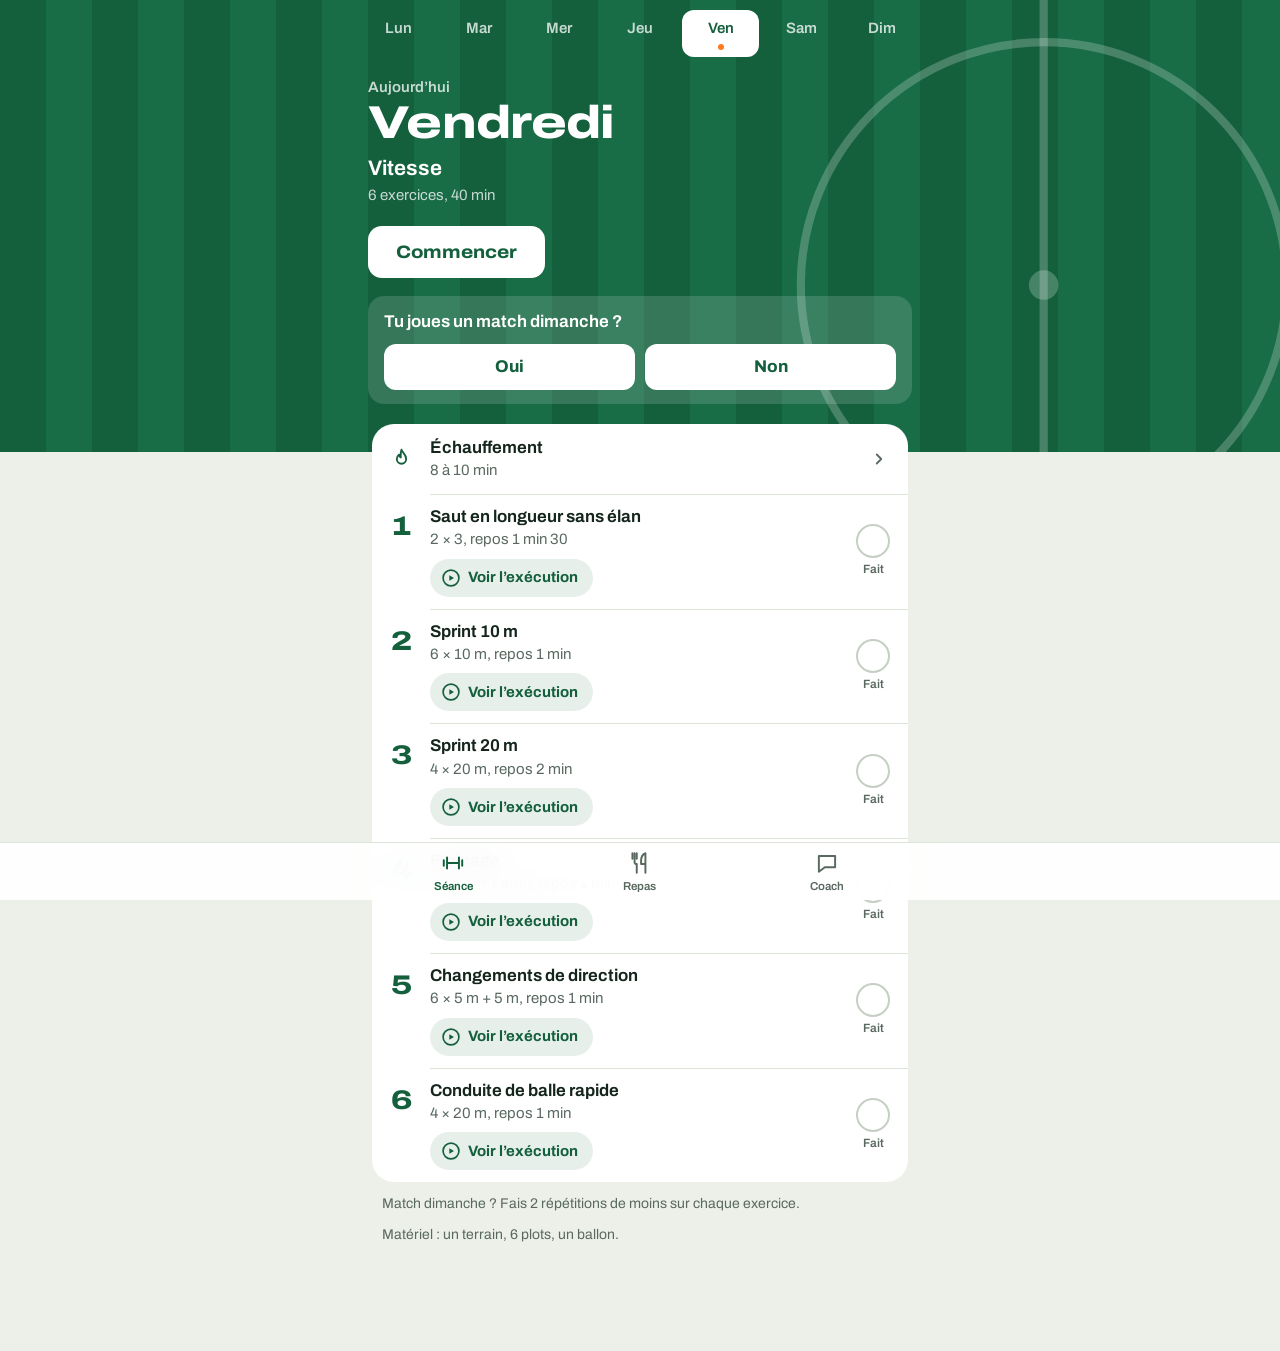
<file: public/index.html>
<!DOCTYPE html>
<html lang="fr">
<head>
<meta charset="utf-8">
<meta name="viewport" content="width=device-width, initial-scale=1, viewport-fit=cover">
<meta name="apple-mobile-web-app-capable" content="yes">
<meta name="mobile-web-app-capable" content="yes">
<meta name="apple-mobile-web-app-title" content="N°10">
<meta name="description" content="Numéro 10 : ton programme de muscu, de vitesse et de technique, et tes repas.">
<meta name="apple-mobile-web-app-status-bar-style" content="black-translucent">
<meta name="color-scheme" content="light dark">
<meta name="theme-color" content="#14603D">
<title>Numéro 10</title>
<link rel="manifest" href="manifest.webmanifest">
<link rel="apple-touch-icon" href="apple-touch-icon.png">
<link rel="icon" type="image/png" href="icon-192.png">
<link rel="preload" href="fonts/archivo-latin-wdth-normal.woff2" as="font" type="font/woff2" crossorigin>
<style>
@font-face{font-family:'Archivo';font-style:normal;font-weight:100 900;font-stretch:62% 125%;font-display:swap;src:url(fonts/archivo-latin-wdth-normal.woff2) format('woff2-variations'),url(fonts/archivo-latin-wdth-normal.woff2) format('woff2')}
:root{
  --page:#ECF0E9;--card:#FFFFFF;--ink:#14251C;--muted:#5A6960;--line:#DDE4DA;--tickb:#C5CFC3;
  --pitch:#14603D;--pitch2:#186C46;--num:#14603D;--chalk:#FFFFFF;--chalk2:rgba(255,255,255,.76);--chalk3:rgba(255,255,255,.22);
  --ball:#FF7A1F;--ok:#14603D;--on-ok:#FFFFFF;--red:#CC3A2C;
  --safe-b:env(safe-area-inset-bottom,0px);--safe-t:env(safe-area-inset-top,0px);
  --f:'Archivo',-apple-system,BlinkMacSystemFont,'Segoe UI',Roboto,Arial,sans-serif;
  color-scheme:light dark;
}
@media (prefers-color-scheme:dark){:root{
  --page:#09110D;--card:#131E18;--ink:#E6EEE8;--muted:#92A398;--line:rgba(255,255,255,.09);--tickb:#3B4B41;
  --pitch:#0F4E32;--pitch2:#125839;--num:#45CF85;--ok:#45CF85;--on-ok:#05200F;--red:#FF6B5D;
}}
*{box-sizing:border-box;-webkit-tap-highlight-color:transparent}
html{background:var(--page);-webkit-text-size-adjust:100%}
body{margin:0;background:var(--page);color:var(--ink);font:17px/1.4 var(--f);font-stretch:100%;min-height:100vh}
body.sheet-on{overflow:hidden}
button,input,textarea{font:inherit;font-stretch:inherit;color:inherit}
button{cursor:pointer;border:0;background:none;padding:0;text-align:inherit}
:focus-visible{outline:3px solid var(--ball);outline-offset:2px}
h1,h2,h3,p,ul,ol,figure{margin:0}
a{color:var(--ok);text-decoration:none}
svg{display:block}
.xd{font-stretch:125%;font-weight:800;letter-spacing:-.015em}

/* le bandeau : un bout de terrain (bandes de tonte, ligne médiane, rond central) */
.band{position:relative;overflow:hidden;color:var(--chalk);background:repeating-linear-gradient(90deg,var(--pitch) 0 46px,var(--pitch2) 46px 92px);padding:calc(var(--safe-t) + 10px) 12px 48px}
.band .lines{position:absolute;inset:0;width:100%;height:100%;fill:none;stroke:var(--chalk3);stroke-width:2.5;pointer-events:none}
.band.salle{--th-ink:#252B32;background:repeating-conic-gradient(#252B32 0 25%,#2B323A 0 50%) 0 0/92px 92px}
.plate-t{fill:var(--chalk3);stroke:none;font:800 22px var(--f);font-stretch:125%;text-anchor:middle}.plate-t.sm{font-size:15px}
.band .lines .spot{fill:var(--chalk3);stroke:none}
.band-in{position:relative;max-width:560px;margin:0 auto;padding:20px 8px 0}
.when{font-size:15px;font-weight:600;color:var(--chalk2)}
.band h1{font-size:46px;line-height:1;margin:2px 0 10px}
.what{font-size:21px;font-weight:650;line-height:1.2}
.meta{font-size:15px;color:var(--chalk2);margin-top:4px}
.band{--th-ink:#14603D}
.cta{margin-top:20px;height:52px;padding:0 28px;border-radius:14px;background:var(--chalk);color:var(--th-ink);font-size:18px;font-weight:750;font-stretch:112%}
.fini{display:inline-flex;align-items:center;gap:8px;margin-top:18px;padding:11px 16px 11px 12px;border-radius:14px;background:rgba(255,255,255,.15);font-size:16px;font-weight:650;color:var(--chalk)}
.fini svg{width:22px;height:22px;flex:none;fill:none;stroke:var(--chalk);stroke-width:3;stroke-linecap:round;stroke-linejoin:round}

/* les jours de la semaine */
.days{position:relative;max-width:560px;margin:0 auto;display:grid;grid-template-columns:repeat(7,minmax(0,1fr));gap:4px}
.dy{display:flex;flex-direction:column;align-items:center;gap:3px;padding:8px 0 6px;border-radius:12px;color:var(--chalk2);font-size:15px;font-weight:600}
.dy.sel{background:var(--chalk);color:var(--th-ink)}
.dy i{height:9px;display:grid;place-items:center}
.dy i.t::before{content:'';width:6px;height:6px;border-radius:50%;background:var(--ball)}
.dy i svg{width:13px;height:13px;fill:none;stroke:currentColor;stroke-width:3.4;stroke-linecap:round;stroke-linejoin:round}

/* la feuille de match : les exercices du jour */
.page{position:relative;max-width:560px;margin:-28px auto 0;padding:0 12px calc(96px + var(--safe-b))}
.page.pc{margin-top:16px}
.lineup{background:var(--card);border-radius:22px;overflow:hidden;margin-bottom:12px}
.lineup.text{padding:18px 20px;font-size:17px;line-height:1.5}
.lh{font-size:15px;font-weight:650;color:var(--muted);padding:16px 20px 4px}
.xs{list-style:none;padding:0;margin:0}
.x{position:relative;display:grid;grid-template-columns:58px minmax(0,1fr) 66px;grid-template-areas:'num tx tick' '. voir tick';align-items:center;padding:12px 0}
.x>.num{grid-area:num;align-self:start;padding-top:2px}
.x>.tx{grid-area:tx;text-align:left}
.x>.tick{grid-area:tick;height:auto;flex-direction:column;gap:3px;display:flex;align-items:center}
.tick small{font-size:12px;font-weight:600;color:var(--muted)}
.voir{grid-area:voir;justify-self:start;display:inline-flex;align-items:center;gap:7px;margin-top:9px;height:38px;padding:0 15px 0 11px;border-radius:19px;background:rgba(20,96,61,.1);color:var(--ok);font-size:15px;font-weight:700}
.voir svg{width:20px;height:20px;fill:none;stroke:currentColor;stroke-width:2}.voir svg .fill{fill:currentColor;stroke:none}
.x.on .num svg{width:26px;height:26px;fill:none;stroke:var(--ok);stroke-width:3.2;stroke-linecap:round;stroke-linejoin:round}
.x::before{content:'';position:absolute;top:0;left:58px;right:0;border-top:1px solid var(--line)}
.lineup>.xs:first-child>.x:first-child::before,.lh+.xs>.x:first-child::before{display:none}
.row{display:grid;grid-template-columns:58px minmax(0,1fr) auto;align-items:center;width:100%;min-height:70px;padding:11px 12px 11px 0;text-align:left}
.x .row{grid-template-columns:58px minmax(0,1fr);padding-right:0}
.num{display:grid;place-items:center;font-size:27px;font-weight:800;font-stretch:125%;color:var(--num);font-variant-numeric:tabular-nums}
.num.ic svg{width:25px;height:25px;fill:none;stroke:var(--num);stroke-width:1.8;stroke-linecap:round;stroke-linejoin:round}
.tx b{display:block;font-size:17px;font-weight:650;line-height:1.25}
.tx small{display:block;font-size:15px;color:var(--muted);margin-top:3px;line-height:1.3}
.x.on .tx b{color:var(--muted)}
.x.on .num{color:var(--tickb)}
.row .chev{width:18px;height:18px;fill:none;stroke:var(--muted);stroke-width:2.4;stroke-linecap:round;stroke-linejoin:round;margin-right:8px;transition:transform .2s}
.row[aria-expanded=true] .chev{transform:rotate(90deg)}
.tick{width:62px;height:70px;display:grid;place-items:center}
.tick svg{width:34px;height:34px;padding:6px;border-radius:50%;border:2px solid var(--tickb);fill:none;stroke:transparent;stroke-width:3.4;stroke-linecap:round;stroke-linejoin:round;transition:background-color .15s,border-color .15s}
.tick[aria-pressed=true] svg{background:var(--ok);border-color:var(--ok);stroke:var(--on-ok)}
.tick.sm{width:40px;height:44px}
.tick.sm svg{width:26px;height:26px;padding:4px}
.warm-l{margin:-4px 20px 14px 58px;padding-left:18px;font-size:16px;line-height:1.45}
.warm-l li+li{margin-top:5px}
.foot{font-size:14px;color:var(--muted);line-height:1.45;margin:4px 10px 10px}

/* repas */
.meals .meal{padding:16px 20px}
.meals .meal+.meal{border-top:1px solid var(--line)}
.meal h2{font-size:17px;font-weight:700}
.meal .dish{font-size:15px;color:var(--muted);margin-top:2px}
.meal ul{margin-top:8px;padding-left:18px;font-size:16px;line-height:1.5}
.meal b{font-weight:650}
.shop-in{padding:0 14px 14px 20px}
.shop-in h3{font-size:14px;font-weight:650;color:var(--muted);margin:12px 0 0}
.shopl{list-style:none;padding:0;margin:0}
.shop{display:flex;align-items:center;gap:6px;min-height:44px}
.shop .nm{flex:1;font-size:16px}
.shop .q{font-size:15px;color:var(--muted)}
.shop.on .nm{color:var(--muted);text-decoration:line-through}

/* la fiche plein écran : un exercice par écran, on glisse au suivant */
#sheet{position:fixed;inset:0;z-index:40;display:flex;flex-direction:column;background:var(--page);transform:translateY(100%);visibility:hidden;transition:transform .34s cubic-bezier(.2,.8,.2,1),visibility 0s linear .34s}
#sheet.on{transform:none;visibility:visible;transition:transform .34s cubic-bezier(.2,.8,.2,1)}
.sh-top{display:flex;align-items:center;gap:12px;padding:calc(var(--safe-t) + 8px) 16px 6px;max-width:560px;width:100%;margin:0 auto}
.shx{width:42px;height:42px;border-radius:50%;background:var(--card);display:grid;place-items:center;flex:none}
.shx svg{width:20px;height:20px;fill:none;stroke:var(--ink);stroke-width:2.4;stroke-linecap:round}
.segs{flex:1;display:flex;gap:5px}
.segs button{flex:1;height:30px;display:flex;align-items:center}
.segs button::before{content:'';flex:1;height:5px;border-radius:3px;background:var(--line);transition:background-color .2s,height .2s}
.segs button.d::before{background:var(--ok)}
.segs button.c::before{height:8px;background:var(--ink)}
.segs button.d.c::before{background:var(--ok)}
.swipe-hint{max-width:528px;width:100%;margin:0 auto;padding:0 20px 6px;font-size:14px;color:var(--muted);animation:hintout 1s 5s forwards}
@keyframes hintout{to{opacity:0}}
.track{flex:1;min-height:0;display:flex;overflow-x:auto;overflow-y:hidden;scroll-snap-type:x mandatory;overscroll-behavior-x:contain;scrollbar-width:none}
.track::-webkit-scrollbar{display:none}
.card{flex:0 0 100%;min-width:0;scroll-snap-align:start;scroll-snap-stop:always;overflow-y:auto;overscroll-behavior-y:contain;padding:8px 16px 28px}
.card>*{max-width:528px;margin-left:auto;margin-right:auto}
.card h2.xd{font-size:27px;line-height:1.1;margin-top:18px;margin-bottom:12px}
.card h3{font-size:15px;font-weight:650;color:var(--muted);margin-top:16px;margin-bottom:4px}
.lead{font-size:16px;color:var(--muted);margin-top:-6px;margin-bottom:14px}
.plain{padding-left:20px;font-size:16.5px;line-height:1.5}
.plain li+li{margin-top:4px}

/* le tableau de l'entraîneur : dessin à la craie sur le terrain */
.board{position:relative;border-radius:22px;padding:12px 10px 8px;background:repeating-linear-gradient(90deg,var(--pitch) 0 40px,var(--pitch2) 40px 80px)}
#sheet[data-th=salle] .board{background:repeating-conic-gradient(#252B32 0 25%,#2B323A 0 50%) 0 0/80px 80px}
#sheet[data-th=salle]{--halo:#252B32}
.board::after{content:'';position:absolute;inset:8px;border:2px solid var(--chalk3);border-radius:15px;pointer-events:none}
.board svg{position:relative;z-index:1;width:100%;height:auto;max-height:36vh}
.board.two{display:grid;grid-template-columns:1fr 1fr;gap:4px;padding:12px 12px 14px}
.board.two figure{position:relative;z-index:1}
.board.two figcaption{font-size:13px;line-height:1.25;color:var(--chalk2);text-align:center;padding:2px 4px 0}
.s-k{stroke:var(--chalk);fill:none;stroke-linecap:round;stroke-linejoin:round}
.s-f{stroke:rgba(255,255,255,.42);fill:none;stroke-linecap:round;stroke-linejoin:round}
.s-g{stroke:rgba(255,255,255,.5);fill:none;stroke-linecap:round;stroke-linejoin:round}
.s-r{stroke:rgba(255,255,255,.35);fill:none;stroke-linecap:round}
.s-t{stroke:rgba(255,255,255,.2);fill:none}
.s-a{stroke:var(--ball);fill:none;stroke-linecap:round;stroke-linejoin:round}
.s-ok{stroke:#86F0AE;fill:none;stroke-linecap:round}
.s-bad{stroke:#FF9384;fill:none;stroke-linecap:round}
.s-halo{stroke:var(--halo,var(--pitch));fill:none;stroke-linecap:round;stroke-linejoin:round}
.s-q{stroke:var(--chalk2);fill:none}
.f-k{fill:var(--chalk)}.f-a{fill:var(--ball)}.f-eq{fill:rgba(255,255,255,.1)}.f-halo{fill:var(--pitch)}.f-none{fill:none}
.board .f-eq.s-k{fill:var(--chalk)}
.dia-b .dg-bg{fill:transparent}.dg-cone{fill:var(--ball)}.dg-ball{fill:#fff;stroke:var(--pitch);stroke-width:2}
.dg-pl{fill:var(--chalk)}.dg-pln{stroke:var(--chalk);stroke-width:4;stroke-linecap:round}.dg-pl2{fill:rgba(255,255,255,.5)}.dg-pl2n{stroke:rgba(255,255,255,.5);stroke-width:4;stroke-linecap:round}
.dg-run,.dg-drib,.dg-shot{fill:none;stroke:var(--chalk);stroke-width:3;stroke-linecap:round;stroke-linejoin:round}
.dg-drib{stroke:var(--ball);stroke-width:2.5}.dg-shot{stroke-width:3.5}
.dg-pass{fill:none;stroke:var(--chalk);stroke-width:2;stroke-dasharray:5 5}.dg-walk{fill:none;stroke:rgba(255,255,255,.55);stroke-width:2;stroke-dasharray:4 6}
.dg-alt{opacity:.4}.dg-ma{fill:var(--chalk)}.dg-md{fill:var(--ball)}.dg-mp{fill:var(--chalk)}.dg-mg{fill:rgba(255,255,255,.55)}
.dg-t{font:600 12px var(--f);fill:var(--chalk2)}.dg-zone{fill:#fff;opacity:.1}.dg-zone2{fill:none;stroke:var(--chalk2);stroke-width:2;stroke-dasharray:6 6}
.dg-wall{fill:rgba(255,255,255,.45)}.dg-goal{fill:none;stroke:var(--chalk);stroke-width:4;stroke-linejoin:round}.dg-line{stroke:rgba(255,255,255,.6);stroke-width:2}
.dg-meas{stroke:var(--chalk2);stroke-width:1.5;stroke-dasharray:3 4}.dg-sig{stroke:var(--ball);stroke-width:3;stroke-linecap:round}.dg-ang{fill:none;stroke:var(--chalk2);stroke-width:1.5}

/* les chiffres, comme au tableau d'affichage */
.score{display:grid;grid-auto-flow:column;grid-auto-columns:minmax(0,1fr);background:var(--card);border-radius:18px;padding:12px 0;margin-bottom:18px}
.score div{display:flex;flex-direction:column;align-items:center;text-align:center;padding:0 6px}
.score div+div{border-left:1px solid var(--line)}
.score b{font-size:28px;line-height:1.1}
.score small{font-size:13px;color:var(--muted);margin-top:3px;line-height:1.2}
.steps{list-style:none;padding:0;counter-reset:s;margin-bottom:14px}
.steps li{counter-increment:s;position:relative;padding-left:36px;font-size:16.5px;line-height:1.45}
.steps li+li{margin-top:10px}
.steps li::before{content:counter(s);position:absolute;left:0;top:0;width:25px;height:25px;border-radius:50%;background:var(--card);color:var(--num);font-size:13px;font-weight:800;font-stretch:125%;display:grid;place-items:center}
.tip{display:flex;gap:11px;font-size:16.5px;line-height:1.45;margin-bottom:10px}
.tip svg{width:25px;height:25px;flex:none;fill:none;stroke-width:2;stroke-linecap:round;stroke-linejoin:round}
.tip.ok svg{stroke:var(--ok)}.tip.no svg{stroke:var(--red)}
.wt{display:flex;flex-wrap:wrap;align-items:center;gap:6px 10px;background:var(--card);border-radius:16px;padding:12px 14px;margin-top:14px;margin-bottom:6px}
.wt label{font-weight:650}
.wt input{width:86px;height:42px;border-radius:11px;border:1.5px solid var(--line);background:var(--page);text-align:center;font-size:19px;font-weight:700}
.wt span{color:var(--muted)}
.wt small{flex-basis:100%;font-size:14px;color:var(--muted)}
.links{display:flex;flex-direction:column;align-items:flex-start;margin-top:6px}
.lnk{display:inline-flex;align-items:center;gap:9px;min-height:44px;color:var(--ok);font-size:16px;font-weight:650;line-height:1.3;padding:4px 0}
.lnk svg{width:22px;height:22px;flex:none;fill:none;stroke:currentColor;stroke-width:2;stroke-linecap:round;stroke-linejoin:round}
.lnk svg .fill{fill:currentColor;stroke:none}
.lnk.center{display:flex;margin:10px auto 0}
.sh-bot{padding:10px 16px calc(var(--safe-b) + 12px);background:var(--page)}
.go{display:flex;align-items:center;justify-content:center;gap:8px;width:100%;max-width:528px;margin:0 auto;height:58px;border-radius:17px;background:var(--pitch);color:#fff;font-size:18px;font-weight:750;font-stretch:112%}
.go svg{width:22px;height:22px;fill:none;stroke:currentColor;stroke-width:3;stroke-linecap:round;stroke-linejoin:round}
.go.is-done{background:transparent;color:var(--ok);box-shadow:inset 0 0 0 2px var(--ok)}

/* coach */
.banner{background:var(--card);border-radius:18px;padding:16px 18px;margin-bottom:12px;font-size:15.5px;line-height:1.45}
.banner p+p,.banner form+p{margin-top:10px}
.codef{display:flex;gap:8px;margin-top:10px}
.codef input{flex:1;min-width:0;height:46px;padding:0 12px;border-radius:12px;border:1.5px solid var(--line);background:var(--page);font-size:16px}
.codef button{padding:0 20px;border-radius:12px;background:var(--pitch);color:#fff;font-weight:700}
.quick .row{grid-template-columns:minmax(0,1fr) auto;padding-left:20px;min-height:58px}
.quick .row+.row{border-top:1px solid var(--line)}
.chat{display:flex;flex-direction:column;gap:8px}
.msg{max-width:86%;padding:10px 14px;border-radius:20px;font-size:16px;line-height:1.42;overflow-wrap:anywhere}
.msg.user{align-self:flex-end;background:var(--pitch);color:#fff;border-bottom-right-radius:6px}
.msg.bot{align-self:flex-start;background:var(--card);border-bottom-left-radius:6px}
.msg p+p,.msg p+ul,.msg p+ol,.msg ul+p,.msg ol+p{margin-top:6px}
.msg ul,.msg ol{padding-left:20px}
.msg.err{color:var(--red)}
.typing{display:inline-flex;gap:4px;padding:4px 0}
.typing i{width:7px;height:7px;border-radius:50%;background:var(--muted);animation:blink 1s infinite}
.typing i:nth-child(2){animation-delay:.15s}.typing i:nth-child(3){animation-delay:.3s}
@keyframes blink{0%,80%,100%{opacity:.3}40%{opacity:1}}
.coach-pad{height:66px}
.composer{position:fixed;left:0;right:0;bottom:calc(57px + var(--safe-b));padding:8px 12px;background:var(--page);z-index:15}
.composer form{max-width:560px;margin:0 auto;display:flex;align-items:flex-end;gap:8px}
.composer textarea{flex:1;resize:none;border:1.5px solid var(--line);border-radius:22px;padding:9px 16px;background:var(--card);font-size:16px;line-height:1.35;max-height:140px}
.composer button{width:40px;height:40px;border-radius:50%;background:var(--pitch);display:grid;place-items:center;flex:none}
.composer button svg{width:20px;height:20px;fill:none;stroke:#fff;stroke-width:2.6;stroke-linecap:round;stroke-linejoin:round}

/* barre d'onglets */
.nav{position:fixed;left:0;right:0;bottom:0;z-index:20;background:var(--card);background:color-mix(in srgb,var(--card) 90%,transparent);-webkit-backdrop-filter:saturate(170%) blur(18px);backdrop-filter:saturate(170%) blur(18px);border-top:1px solid var(--line);padding-bottom:var(--safe-b)}
.nav>div{max-width:560px;margin:0 auto;display:grid;grid-template-columns:repeat(3,1fr)}
.nav button{display:flex;flex-direction:column;align-items:center;gap:2px;padding:7px 0 6px;font-size:11.5px;font-weight:600;color:var(--muted)}
.nav svg{width:26px;height:26px;fill:none;stroke:currentColor;stroke-width:1.8;stroke-linecap:round;stroke-linejoin:round}
.nav [aria-current=page]{color:var(--num)}
@media (prefers-reduced-motion:reduce){*{animation:none!important;transition:none!important;scroll-behavior:auto!important}}
.ask{margin-top:18px;padding:14px 16px;border-radius:16px;background:rgba(255,255,255,.14)}
.ask p{font-size:17px;font-weight:650}
.ask div{display:flex;gap:10px;margin-top:10px}
.ask button{flex:1;text-align:center;height:46px;border-radius:12px;background:var(--chalk);color:var(--th-ink);font-size:17px;font-weight:750}

</style>
</head>
<body>
<main id="view" aria-live="polite"></main>
<section id="sheet" role="dialog" aria-modal="true" aria-label="Exercice" aria-hidden="true"></section>
<nav class="nav" aria-label="Sections"><div>
  <button type="button" data-tab="seance"><svg viewBox="0 0 24 24"><path d="M6.5 7v10M17.5 7v10M3.5 9.5v5M20.5 9.5v5M6.5 12h11"/></svg>Séance</button>
  <button type="button" data-tab="repas"><svg viewBox="0 0 24 24"><path d="M7 3v8a2 2 0 0 0 2 2v8M5 3v5M9 3v5M17 21V3c-2.5 1-4 3.5-4 7v3h4"/></svg>Repas</button>
  <button type="button" data-tab="coach"><svg viewBox="0 0 24 24"><path d="M4.5 5.5h15v10.5H10l-5.5 4z"/></svg>Coach</button>
</div></nav>
<script>
"use strict";
const DATA = {"version":4,"muscles":{"pecs":"Pectoraux","epaules_av":"Épaules (avant)","epaules_cote":"Épaules (côté)","epaules_arr":"Épaules (arrière)","triceps":"Triceps","biceps":"Biceps","avantbras":"Avant-bras","dorsaux":"Grand dorsal","haut_dos":"Haut du dos","trapezes":"Trapèzes","lombaires":"Lombaires","abdos":"Abdos","obliques":"Obliques","flechisseurs":"Fléchisseurs de hanche","fessiers":"Fessiers","quadris":"Quadriceps","ischios":"Ischio-jambiers","adducteurs":"Adducteurs","mollets":"Mollets"},"ex":{"shoulder-press":{"name":"Développé épaules haltères assis","eq":"halteres","prim":["epaules_av","epaules_cote"],"start":"6–8 kg par main","err":"Cambrer le bas du dos pour pousser plus lourd.","short":"Haltères","step":2,"tip":"Garde le dos collé au dossier et le ventre serré.","rig":{"vb":[24,50,344,214],"n":[[0,184,194,184,194],[1,0,15.0,15.0,2.2143,0.0],[1,0,24.0,24.0,0.0,0.0],[1,0,56.4,56.4,-1.6952,0.0],[1,1,40.0,40.0,1.5958,0.0],[1,2,15.0,15.0,0.9273,0.0],[1,2,56.4,56.4,-1.4464,0.0],[1,4,10.2,10.2,2.9442,0.0],[1,5,40.0,40.0,1.5458,0.0],[1,8,10.2,10.2,0.1974,0.0],[0,196,140,196,140],[1,10,52.0,52.0,1.5708,0.0],[0,172,136,172,136],[1,12,31.6,34.2,2.536,1.8176],[1,13,32.1,32.6,-1.6332,0.2478],[0,220,136,220,136],[1,15,31.6,34.2,0.6055,-1.8176],[1,16,32.1,32.6,-1.5084,-0.2478],[0,36,254,36,254],[0,356,254,356,254],[0,170,100,170,100],[0,156,196,156,196],[0,196,210,196,210],[0,196,252,196,252],[0,196,112,196,112],[1,14,13.6,13.6,-2.8431,0.0],[1,14,13.6,13.6,-0.2985,0.0],[1,14,19.2,19.2,-2.4669,0.0],[1,14,15.5,15.5,2.881,0.0],[1,14,19.2,19.2,-0.6747,0.0],[1,14,15.5,15.5,0.2606,0.0],[1,17,13.6,13.6,-2.8431,0.0],[1,17,13.6,13.6,-0.2985,0.0],[1,17,19.2,19.2,-2.4669,0.0],[1,17,15.5,15.5,2.881,0.0],[1,17,19.2,19.2,-0.6747,0.0],[1,17,15.5,15.5,0.2606,0.0]],"it":[["p","s-r",2,0,[18,19]],["b",52,96,8,20],["b",80,12,5,21],["p","s-g",6,0,[22,23]],["n",[0,1,4,7]],["n",[2,5,8,9]],["p","s-k",12,0,[3,6,2,0,3,6]],["p","s-k",26,0,[10,11]],["n",[12,13,14]],["n",[15,16,17]],["p","s-a",5,0,[25,26]],["p","s-a",7,0,[27,28]],["p","s-a",7,0,[29,30]],["p","s-a",5,0,[31,32]],["p","s-a",7,0,[33,34]],["p","s-a",7,0,[35,36]],["c","f-k",14,24]]},"steps":["Dossier presque vertical, dos collé.","Départ haltères à hauteur des oreilles, coudes sous les poignets.","Pousse au-dessus de la tête sans cambrer, puis redescends jusqu’aux oreilles."]},"leg-curl":{"name":"Leg curl assis","eq":"machine","prim":["ischios"],"start":"20–30 kg","err":"Décoller les cuisses ou remonter trop vite.","short":"Leg curl","step":2.5,"tip":"Redescends lentement, en 3 secondes : ça protège tes ischios.","rig":{"vb":[24,50,344,214],"n":[[0,128,176,128,176],[1,0,62.0,62.0,-1.7492,0.0],[1,0,46.0,46.0,0.0,0.0],[1,1,33.8,33.8,1.2397,0.0],[1,2,44.4,43.9,0.1355,1.8581],[1,3,31.6,31.6,1.249,0.0],[1,4,16.5,17.5,-1.3258,1.8662],[0,36,254,36,254],[0,356,254,356,254],[0,108,196,108,196],[0,108,192,108,192],[0,174,192,174,192],[0,108,182,108,182],[0,92,98,92,98],[0,174,186,174,186],[0,117,94,117,94],[0,148,150,148,150],[1,4,16.6,16.4,2.0074,1.7899]],"it":[["p","s-r",2,0,[7,8]],["b",30,58,4,9],["p","s-g",9,0,[10,11]],["p","s-g",9,0,[12,13]],["p","s-g",5,0,[14,17]],["p","s-k",22,0,[0,1]],["n",[0,2,4,6]],["n",[1,3,5]],["c","f-a",10,17],["b",32,11,5,16],["c","f-k",14,15]]},"steps":["Dos collé au dossier, boudin juste au-dessus des talons, cuisses calées.","Ramène les talons sous le siège, tiens 1 seconde, reviens lentement."]},"lying-leg-curl":{"name":"Leg curl allongé","eq":"machine","prim":["ischios"],"start":"15–25 kg","err":"Décoller les hanches du banc.","short":"Allongé","step":2.5,"tip":"Redescends lentement, en 3 secondes.","rig":{"vb":[24,50,344,214],"n":[[0,180,185,180,185],[1,0,62.0,62.0,3.1416,0.0],[1,0,46.0,46.0,0.0,0.0],[1,1,22.8,22.8,1.837,0.0],[1,2,44.0,44.4,0.0,-1.8212],[1,3,24.3,24.3,2.9764,0.0],[1,4,17.0,17.5,1.5708,-1.8019],[0,36,254,36,254],[0,356,254,356,254],[0,78,196,78,196],[0,98,208,98,208],[0,98,252,98,252],[0,254,208,254,208],[0,254,252,254,252],[0,228,195,228,195],[0,97,185,97,185],[1,4,13.4,13.5,-2.0344,-1.84]],"it":[["p","s-r",2,0,[7,8]],["b",196,10,4,9],["p","s-g",6,0,[10,11]],["p","s-g",6,0,[12,13]],["p","s-g",5,0,[14,16]],["p","s-k",22,0,[0,1]],["n",[0,2,4,6]],["n",[1,3,5]],["c","f-a",10,16],["c","f-k",14,15]]},"steps":["Allongé sur le ventre, boudin juste au-dessus des talons, mains sur les poignées.","Ramène les talons vers les fesses, tiens 1 seconde, redescends lentement."]},"crunch":{"name":"Crunch","eq":"pdc","prim":["abdos"],"start":"Poids du corps","err":"Tirer sur la nuque ou remonter tout le dos.","short":"Crunch","step":0,"tip":"Décolle seulement les épaules, regard vers le plafond.","rig":{"vb":[24,50,344,214],"n":[[0,200,233,200,233],[1,0,36.0,34.0,3.1416,0.0294],[1,0,45.6,45.6,-0.9098,0.0],[1,1,26.0,29.7,3.1416,0.7378],[1,2,44.3,44.3,1.0769,0.0],[1,3,34.0,34.2,-0.49,0.2237],[1,4,17.0,17.0,0.0,0.0],[1,5,32.0,31.8,-0.0312,-0.1908],[0,36,254,36,254],[0,356,254,356,254],[0,60,244,60,244],[1,3,22.0,21.9,-3.0962,0.7077]],"it":[["p","s-r",2,0,[8,9]],["b",272,9,4,10],["p","s-k",22,0,[0,1,3]],["n",[0,2,4,6]],["n",[3,5,7]],["c","f-k",14,11]]},"steps":["Allongé, genoux pliés, pieds au sol.","Décolle seulement les épaules en glissant les mains vers les genoux, souffle, puis redescends sans reposer la tête."]},"db-bench":{"name":"Développé couché haltères","eq":"halteres","prim":["pecs"],"start":"8–10 kg par main","err":"Écarter les coudes à l’horizontale : garde-les un peu rentrés.","short":"Haltères","step":2,"tip":"Pieds bien à plat, omoplates serrées contre le banc.","rig":{"vb":[24,50,344,214],"n":[[0,220,201,220,201],[1,0,62.0,62.0,3.1416,0.0],[1,0,46.2,46.2,1.4841,0.0],[1,1,34.2,33.5,1.3045,-2.6955],[1,2,44.3,44.3,0.1132,0.0],[1,3,32.0,32.1,-1.5708,0.0624],[1,4,17.0,17.0,0.0,0.0],[0,36,254,36,254],[0,356,254,356,254],[0,104,212,104,212],[0,120,223,120,223],[0,120,252,120,252],[0,222,223,222,223],[0,222,252,222,252],[0,137,201,137,201],[1,5,5.0,5.0,-1.5708,0.0]],"it":[["p","s-r",2,0,[7,8]],["b",134,9,4,9],["p","s-g",6,0,[10,11]],["p","s-g",6,0,[12,13]],["p","s-k",22,0,[0,1]],["n",[0,2,4,6]],["n",[1,3,5]],["c","f-a",10,15],["c","f-k",14,14]]},"steps":["Allongé sur un banc plat, un haltère dans chaque main au-dessus de la poitrine.","Descends les haltères sur les côtés de la poitrine, puis pousse vers le haut."]},"chest-press":{"name":"Développé pecs à la machine","eq":"machine","prim":["pecs"],"start":"20–30 kg","err":"Décoller les épaules du dossier en fin de poussée.","short":"Machine","step":2.5,"tip":"Règle le siège pour avoir les poignées à hauteur de poitrine.","rig":{"vb":[24,50,344,214],"n":[[0,128,206,128,206],[1,0,61.8,61.8,-1.7333,0.0],[1,0,46.0,46.0,0.0,0.0],[1,1,33.5,34.2,1.1071,-0.99],[1,2,44.1,44.1,1.5027,0.0],[1,3,31.9,32.1,-0.5619,0.6554],[1,4,17.0,17.0,0.0,0.0],[0,36,254,36,254],[0,356,254,356,254],[0,54,68,54,68],[0,61,72,61,72],[0,174,72,174,72],[0,108,222,108,222],[0,164,222,164,222],[0,136,228,136,228],[0,136,252,136,252],[0,108,212,108,212],[0,94,128,94,128],[0,68,196,68,196],[0,100,196,100,196],[0,118,124,118,124],[1,5,12.0,12.6,-1.5708,0.3218],[1,5,13.0,13.0,-1.5708,0.0],[1,5,13.0,13.0,1.5708,0.0]],"it":[["p","s-r",2,0,[7,8]],["b",14,186,3,9],["p","s-g",6,0,[10,11]],["p","s-g",9,0,[12,13]],["p","s-g",6,0,[14,15]],["p","s-g",9,0,[16,17]],["p","s-g",5,0,[18,19]],["p","s-g",5,0,[11,21]],["p","s-k",22,0,[0,1]],["n",[0,2,4,6]],["n",[1,3,5]],["p","s-a",7,0,[22,23]],["c","f-k",14,20]]},"steps":["Règle le siège pour avoir les poignées au milieu de la poitrine.","Pousse droit devant sans décoller le dos, puis reviens lentement jusqu’à sentir les pecs s’étirer."]},"smith-bench":{"name":"Développé couché à la barre guidée","eq":"machine","prim":["pecs"],"start":"Barre seule (souvent 15–20 kg)","err":"Rebondir sur la poitrine ou décoller les fesses du banc.","short":"Barre guidée","step":2.5,"tip":"Les crochets te permettent de reposer la barre à tout moment.","rig":{"vb":[24,50,344,214],"n":[[0,220,201,220,201],[1,0,62.0,62.0,3.1416,0.0],[1,0,46.2,46.2,1.4841,0.0],[1,1,34.2,33.5,1.3045,-2.6955],[1,2,44.3,44.3,0.1132,0.0],[1,3,32.0,32.1,-1.5708,0.0624],[1,4,17.0,17.0,0.0,0.0],[0,36,254,36,254],[0,356,254,356,254],[0,167,56,166,56],[0,157,56,156,56],[0,177,56,176,56],[0,104,212,104,212],[0,120,223,120,223],[0,120,252,120,252],[0,222,223,222,223],[0,222,252,222,252],[0,137,201,137,201],[1,1,51.8,51.6,1.3961,0.0191],[1,5,5.0,5.0,-1.5708,0.0]],"it":[["p","s-r",2,0,[7,8]],["p","s-g",3,0,[9,18]],["p","s-g",4,0,[10,11]],["b",134,9,4,12],["p","s-g",6,0,[13,14]],["p","s-g",6,0,[15,16]],["p","s-k",22,0,[0,1]],["n",[0,2,4,6]],["n",[1,3,5]],["c","f-a",10,19],["c","f-k",14,17]]},"steps":["Allongé sur un banc plat, la barre au-dessus du milieu de la poitrine.","Décroche-la en tournant les poignets, descends-la jusqu’à frôler la poitrine, puis pousse.","Les crochets te permettent de la reposer à tout moment."]},"assisted-pullup":{"name":"Tractions assistées à la machine","eq":"machine","prim":["dorsaux"],"start":"Contrepoids 30–40 kg","err":"Te balancer ou donner des coups de reins pour monter.","short":"Machine assistée","step":5,"neg":true,"tip":"Plus il y a de contrepoids, plus c’est facile. Enlève 5 kg quand tu fais toutes tes répétitions.","rig":{"vb":[24,43,344,221],"n":[[0,228,76,234,76],[1,0,32.9,32.1,1.9118,-0.2786],[1,1,33.6,34.4,1.9679,1.794],[1,2,62.0,62.0,1.603,0.0],[1,3,45.7,45.7,1.068,0.0],[1,4,44.0,44.0,3.1189,0.0],[1,5,4.1,4.1,-2.8966,0.0],[0,36,254,36,254],[0,356,254,356,254],[0,310,54,310,54],[0,230,76,230,76],[0,318,76,318,76],[0,318,249,318,199],[1,6,7.8,7.8,2.4469,0.0],[1,4,25.6,25.6,0.3588,0.0],[1,2,22.4,22.4,-1.7506,0.0],[1,0,3.0,3.0,3.1416,0.0],[1,0,15.0,15.0,0.0,0.0]],"it":[["p","s-r",2,0,[7,8]],["b",16,200,3,9],["p","s-g",6,0,[10,11]],["b",78,9,4,13],["p","s-g",5,0,[14,12]],["p","s-k",22,0,[3,2]],["n",[3,4,5,6]],["n",[2,1,0]],["r","f-none s-t",3,17,15],["p","s-a",7,0,[16,17]],["c","f-k",14,15]]},"steps":["Genoux sur la plateforme, mains un peu plus larges que les épaules.","Tire jusqu’à passer le menton au-dessus des poignées, puis redescends bras tendus."]},"smith-inverted-row":{"name":"Tractions australiennes à la barre guidée","eq":"machine","prim":["dorsaux","haut_dos"],"start":"Poids du corps","reps":"8–12","err":"Laisser tomber les hanches.","short":"Australiennes","step":0,"tip":"Corps droit des talons aux épaules. Plus la barre est basse, plus c’est dur.","rig":{"vb":[24,50,349,214],"n":[[0,354,252,354,252],[1,0,43.6,44.3,-2.9802,0.2821],[1,0,16.2,16.2,-1.1903,0.0],[1,1,46.5,45.6,-2.9906,0.3028],[1,3,61.8,62.6,-2.9791,0.3012],[1,4,33.6,33.4,-1.1737,-0.5475],[1,5,32.0,32.0,-0.8961,1.5708],[0,36,254,36,254],[0,356,254,356,254],[0,237,56,237,56],[0,237,252,237,252],[0,227,56,227,56],[0,247,56,247,56],[1,4,21.2,20.1,-2.9997,0.3218]],"it":[["p","s-r",2,0,[7,8]],["p","s-g",3,0,[9,10]],["p","s-g",4,0,[11,12]],["p","s-k",22,0,[3,4]],["n",[3,1,0,2]],["n",[4,5,6]],["c","f-a",10,6],["c","f-k",14,13]]},"steps":["Règle la barre guidée à hauteur de hanches.","Allonge-toi dessous, mains sur la barre, corps droit, talons au sol.","Tire la poitrine vers la barre, puis redescends bras tendus."]},"machine-shoulder-press":{"name":"Développé épaules à la machine","eq":"machine","prim":["epaules_av","epaules_cote"],"start":"15–25 kg","err":"Décoller le dos du dossier.","short":"Machine","step":2.5,"tip":"Poignées à hauteur des épaules au départ.","rig":{"vb":[24,50,344,214],"n":[[0,128,206,128,206],[1,0,62.2,62.2,-1.6513,0.0],[1,0,46.0,46.0,0.0,0.0],[1,1,33.2,34.1,1.2966,-2.7794],[1,2,44.1,44.1,1.5027,0.0],[1,3,32.4,31.1,-1.4158,-0.0906],[1,4,17.0,17.0,0.0,0.0],[0,36,254,36,254],[0,356,254,356,254],[0,54,68,54,68],[0,108,222,108,222],[0,164,222,164,222],[0,136,228,136,228],[0,136,252,136,252],[0,108,212,108,212],[0,96,132,96,132],[0,61,80,61,80],[0,122,123,122,123],[1,5,9.0,9.0,3.1416,0.0],[1,5,9.0,9.0,0.0,0.0]],"it":[["p","s-r",2,0,[7,8]],["b",14,186,3,9],["p","s-g",9,0,[10,11]],["p","s-g",6,0,[12,13]],["p","s-g",9,0,[14,15]],["p","s-g",5,0,[16,5]],["p","s-k",22,0,[0,1]],["n",[0,2,4,6]],["n",[1,3,5]],["p","s-a",7,0,[18,19]],["c","f-k",14,17]]},"steps":["Règle le siège pour avoir les poignées à hauteur des épaules.","Pousse vers le haut sans verrouiller les coudes, puis redescends lentement."]},"db-row":{"name":"Rowing haltère un bras","eq":"halteres","prim":["dorsaux","haut_dos"],"start":"12–16 kg","reps":"10–12 par bras","err":"Tourner le buste pour monter l’haltère.","short":"Haltère 1 bras","step":2,"tip":"Tire le coude vers la hanche, pas vers le plafond.","rig":{"vb":[24,50,344,214],"n":[[0,128,168,128,168],[1,0,42.2,42.2,1.6657,0.0],[1,0,63.2,63.2,-0.1912,0.0],[1,0,46.3,46.3,1.0008,0.0],[1,1,44.0,44.0,3.1189,0.0],[1,2,28.6,28.6,1.3597,0.0],[1,2,32.0,34.2,1.5708,1.9296],[1,3,43.6,43.6,1.7322,0.0],[1,5,26.3,26.3,1.4181,0.0],[1,6,32.0,32.1,1.5396,-0.0312],[1,7,17.0,17.0,0.0,0.0],[0,36,254,36,254],[0,356,254,356,254],[0,70,214,70,214],[0,88,225,88,225],[0,88,252,88,252],[0,212,225,212,225],[0,212,252,212,252],[0,212,149,212,149],[1,9,3.0,3.0,1.5708,0.0]],"it":[["p","s-r",2,0,[11,12]],["b",160,9,4,13],["p","s-g",6,0,[14,15]],["p","s-g",6,0,[16,17]],["p","s-f",12,0,[0,1,4]],["p","s-f",12,0,[2,5,8]],["p","s-k",22,0,[0,2]],["n",[0,3,7,10]],["n",[2,6,9]],["c","f-a",10,19],["c","f-k",14,18]]},"steps":["Genou et main du même côté sur un banc plat, l’autre pied au sol, dos plat.","Tire l’haltère vers la hanche, coude près du corps, puis redescends bras tendu.","Un bras, puis l’autre."]},"machine-row":{"name":"Rowing à la machine (poitrine appuyée)","eq":"machine","prim":["dorsaux","haut_dos"],"start":"25–35 kg","err":"Décoller la poitrine du coussin.","short":"Machine","step":2.5,"tip":"Serre les omoplates en fin de mouvement, 1 seconde.","rig":{"vb":[24,50,344,214],"n":[[0,128,206,128,206],[1,0,61.7,61.7,-1.4243,0.0],[1,0,46.0,46.0,0.0,0.0],[1,1,33.7,34.5,0.209,2.417],[1,2,44.1,44.1,1.5027,0.0],[1,3,31.4,32.1,0.1599,-0.2534],[1,4,17.0,17.0,0.0,0.0],[0,36,254,36,254],[0,356,254,356,254],[0,108,222,108,222],[0,164,222,164,222],[0,136,228,136,228],[0,136,252,136,252],[0,154,138,154,138],[0,160,198,160,198],[0,160,252,160,252],[0,274,76,274,76],[0,280,90,280,90],[0,140,124,140,124],[1,5,9.0,9.0,-1.5708,0.0],[1,5,9.0,9.0,1.5708,0.0]],"it":[["p","s-r",2,0,[7,8]],["p","s-g",9,0,[9,10]],["p","s-g",6,0,[11,12]],["b",11,60,5,13],["p","s-g",6,0,[14,15]],["b",14,178,3,16],["p","s-g",5,0,[17,5]],["p","s-k",22,0,[0,1]],["n",[0,2,4,6]],["n",[1,3,5]],["p","s-a",7,0,[19,20]],["c","f-k",14,18]]},"steps":["Poitrine contre le coussin, bras tendus vers les poignées.","Tire les coudes vers l’arrière en serrant les omoplates, tiens 1 seconde, reviens lentement."]},"dead-bug":{"name":"Dead bug (insecte mort)","eq":"pdc","prim":["abdos"],"start":"Poids du corps","reps":"8 par côté","err":"Bas du dos qui se creuse : réduis l’amplitude.","short":"Dead bug","step":0,"tip":"Va lentement et souffle quand tu tends la jambe.","rig":{"vb":[24,50,344,214],"n":[[0,200,234,200,234],[1,0,46.0,46.4,-1.5708,1.4411],[1,0,36.0,36.0,3.1416,0.0],[1,0,46.0,46.0,-1.5708,0.0],[1,1,44.0,43.3,0.0,-0.1158],[1,2,26.0,26.0,3.1416,0.0],[1,3,44.0,44.0,0.0,0.0],[1,4,17.0,17.0,-1.5708,0.0],[1,5,34.0,34.0,-1.5708,0.0],[1,5,34.0,35.8,-1.5708,-1.1071],[1,6,17.0,17.0,-1.5708,0.0],[1,8,32.0,32.0,-1.5708,0.0],[1,9,32.0,31.6,-1.5708,-1.249],[0,36,254,36,254],[0,356,254,356,254],[0,60,244,60,244],[0,116,234,116,234]],"it":[["p","s-r",2,0,[13,14]],["b",272,9,4,15],["p","s-f",12,0,[0,1,4,7]],["p","s-f",12,0,[5,8,11]],["p","s-k",22,0,[0,2,5]],["n",[0,3,6,10]],["n",[5,9,12]],["c","f-k",14,16]]},"steps":["Sur le dos, bras tendus vers le plafond, genoux pliés à 90° au-dessus des hanches.","Descends lentement un bras derrière la tête et la jambe opposée vers le sol sans décoller le bas du dos, puis change."]},"plank":{"name":"Planche","eq":"pdc","prim":["abdos"],"start":"Poids du corps","err":"Bassin qui tombe ou fesses trop hautes.","short":"Planche","reps":"30 s","step":0,"tip":"Serre les fesses et le ventre, et respire normalement.","a":"<svg viewBox='24 30 344 234' aria-hidden='true'><defs><marker id='m-plank-0' viewBox='0 0 10 10' refX='7' refY='5' markerWidth='5' markerHeight='5' orient='auto-start-reverse'><path d='M0 0L10 5L0 10z' class='f-a'/></marker></defs><polyline points='36,254 356,254' class='s-r' stroke-width='2'/><polyline points='178,221 239,209' class='s-k' stroke-width='22'/><circle cx='261' cy='206' r='14' class='f-k'/><polyline points='178,221 133,230 90,238 84,249' class='s-halo' stroke-width='17'/><polyline points='178,221 133,230 90,238 84,249' class='s-k' stroke-width='12'/><polyline points='239,209 241,245 273,245' class='s-halo' stroke-width='17'/><polyline points='239,209 241,245 273,245' class='s-k' stroke-width='12'/><polyline points='90,214 245,183' class='s-ok' stroke-width='3' stroke-dasharray='6 6'/></svg>","b":"<svg viewBox='392 30 344 234' aria-hidden='true'><defs><marker id='m-plank-1' viewBox='0 0 10 10' refX='7' refY='5' markerWidth='5' markerHeight='5' orient='auto-start-reverse'><path d='M0 0L10 5L0 10z' class='f-a'/></marker></defs><polyline points='404,254 724,254' class='s-r' stroke-width='2'/><polyline points='546,240 604,212' class='s-k' stroke-width='22'/><circle cx='626' cy='209' r='14' class='f-k'/><polyline points='546,240 502,240 458,239 452,249' class='s-halo' stroke-width='17'/><polyline points='546,240 502,240 458,239 452,249' class='s-k' stroke-width='12'/><polyline points='604,212 606,245 638,245' class='s-halo' stroke-width='17'/><polyline points='604,212 606,245 638,245' class='s-k' stroke-width='12'/><polyline points='534,196 558,218' class='s-bad' stroke-width='4'/><polyline points='558,196 534,218' class='s-bad' stroke-width='4'/></svg>","ca":"Bonne position","cb":"À éviter : bassin qui tombe","steps":["Sur les avant-bras, coudes sous les épaules, fesses et abdos serrés, corps droit.","Arrête la série dès que le bassin commence à tomber."]},"reverse-crunch":{"name":"Relevé de bassin (crunch inversé)","eq":"pdc","prim":["abdos"],"start":"Poids du corps","reps":"12–15","err":"Prendre de l’élan avec les jambes.","short":"Relevé de bassin","step":0,"tip":"Monte lentement, en enroulant le bas du dos.","rig":{"vb":[24,50,344,214],"n":[[0,164,234,164,232],[1,0,36.0,29.7,0.0,-0.343],[1,0,26.0,28.2,3.1416,-0.1067],[1,1,46.0,45.6,-1.5708,-0.661],[1,2,30.6,30.6,0.1974,0.0],[1,3,44.0,44.3,0.0,-0.4939],[1,4,32.1,32.1,0.0624,0.0],[1,5,17.0,17.1,-1.5708,-0.3588],[0,36,254,36,254],[0,356,254,356,254],[0,60,244,60,244],[1,2,22.0,22.0,3.1416,0.0]],"it":[["p","s-r",2,0,[8,9]],["b",272,9,4,10],["p","s-k",22,0,[1,0,2]],["n",[1,3,5,7]],["n",[2,4,6]],["c","f-k",14,11]]},"steps":["Allongé, bras le long du corps, genoux pliés au-dessus des hanches.","Enroule le bassin pour amener les genoux vers la poitrine en décollant les fesses, puis redescends lentement."]},"side-plank":{"name":"Planche latérale","eq":"pdc","prim":["obliques"],"start":"Poids du corps","reps":"20–30 s par côté","err":"Laisser descendre le bassin.","short":"Planche latérale","step":0,"tip":"Le temps indiqué est pour chaque côté.","rig":{"vb":[24,50,344,214],"n":[[0,236,214,236,214],[1,0,61.6,66.2,2.9124,-0.2074],[1,0,34.0,34.0,1.5708,0.0],[1,0,34.0,34.0,-1.5708,0.0],[1,1,45.9,45.0,2.9442,0.1752],[1,2,22.1,22.1,0.0907,0.0],[1,3,32.0,32.0,-1.5708,0.0],[1,4,44.1,43.2,2.9131,0.1357],[1,7,7.8,7.8,2.4469,0.0],[0,36,254,36,254],[0,356,254,356,254],[0,256,208,256,208]],"it":[["p","s-r",2,0,[9,10]],["p","s-k",22,0,[1,0]],["n",[1,4,7,8]],["n",[0,2,5]],["n",[0,3,6]],["c","f-k",14,11]]},"steps":["Sur le côté, coude sous l’épaule, pieds l’un sur l’autre.","Monte le bassin pour aligner épaule, hanche et chevilles, tiens, puis change de côté."]},"leg-raise":{"name":"Relevé de jambes allongé","eq":"pdc","prim":["abdos"],"start":"Poids du corps","err":"Creuser le bas du dos en redescendant.","short":"Relevé de jambes","step":0,"tip":"Plaque le bas du dos au sol pendant tout le mouvement.","rig":{"vb":[24,50,344,214],"n":[[0,174,233,174,233],[1,0,62.0,62.0,3.1416,0.0],[1,0,46.1,46.1,-0.0651,-1.4405],[1,1,32.1,32.1,0.0935,0.0],[1,2,44.1,44.1,-0.0681,-1.4346],[1,3,32.1,32.1,0.0624,0.0],[1,4,17.0,17.1,-1.6296,-1.3949],[0,36,254,36,254],[0,356,254,356,254],[0,60,244,60,244],[0,91,233,91,233]],"it":[["p","s-r",2,0,[7,8]],["b",272,9,4,9],["p","s-k",22,0,[0,1]],["n",[0,2,4,6]],["n",[1,3,5]],["c","f-k",14,10]]},"steps":["Allongé, mains sous les fesses, bas du dos plaqué au sol.","Monte les jambes à la verticale, puis redescends lentement sans poser les talons.","Trop dur : plie les genoux."]},"goblet-squat":{"name":"Squat gobelet","eq":"halteres","prim":["quadris","fessiers"],"start":"14–18 kg","err":"Arrondir le dos ou décoller les talons.","short":"Gobelet","step":2,"tip":"Talons collés au sol, genoux dans l’axe des pieds.","rig":{"vb":[24,50,344,214],"n":[[0,204,250,204,250],[1,0,43.6,44.2,-1.4094,-0.0707],[1,0,17.0,17.0,0.0,0.0],[1,1,46.3,46.4,-1.8105,-1.4608],[1,3,62.0,62.2,-1.5708,0.4852],[1,4,34.0,34.1,1.6002,0.6729],[1,5,31.9,32.0,-0.852,0.5994],[0,36,254,36,254],[0,356,254,356,254],[1,4,21.1,20.8,-1.4758,0.5197],[1,6,21.1,20.4,1.4758,0.2923],[1,4,22.6,22.7,0.2235,0.4995],[1,6,23.3,24.2,1.1264,0.3201],[1,6,21.8,19.4,1.8491,0.324],[1,4,30.4,30.6,0.1651,0.5045],[1,6,7.8,7.1,-2.4469,1.018]],"it":[["p","s-r",2,0,[7,8]],["p","s-k",22,0,[3,4]],["n",[3,1,0,2]],["n",[4,5,6]],["p","s-a",5,0,[10,11]],["p","s-a",7,0,[12,13]],["p","s-a",7,0,[14,15]],["c","f-k",14,9]]},"steps":["Tiens un haltère contre la poitrine, pieds un peu plus larges que les épaules.","Descends comme pour t’asseoir, cuisses parallèles au sol, puis remonte."]},"leg-press":{"name":"Presse à cuisses","eq":"machine","prim":["quadris","fessiers"],"start":"60–80 kg","err":"Décoller les fesses du siège en bas du mouvement.","short":"Presse","step":2.5,"tip":"Ne verrouille jamais les genoux en haut.","rig":{"vb":[24,50,344,214],"n":[[0,136,222,136,222],[1,0,62.0,62.0,-2.482,0.0],[1,0,46.1,45.7,-1.6359,0.568],[1,1,34.1,34.1,0.7023,0.0],[1,2,44.1,44.4,0.2285,-0.6216],[1,3,31.8,31.8,0.7632,0.0],[1,4,17.0,17.0,-2.2731,0.0],[0,36,254,36,254],[0,356,254,356,254],[0,134,241,134,241],[0,56,181,56,181],[0,168,249,168,249],[0,170,250,170,250],[0,311,123,311,123],[0,71,171,71,171],[1,4,31.4,31.4,0.535,0.0],[1,4,45.0,45.0,0.6435,0.0],[1,4,33.3,33.3,-0.7217,0.0],[1,6,18.7,18.7,-1.8417,0.0]],"it":[["p","s-r",2,0,[7,8]],["p","s-g",9,0,[9,10]],["p","s-g",9,0,[9,11]],["p","s-g",6,0,[12,13]],["p","s-g",6,0,[15,16]],["r","f-halo s-a",6,15,17],["p","s-k",22,0,[0,1]],["n",[0,2,4,6]],["n",[1,3,5]],["p","s-a",7,0,[18,15]],["c","f-k",14,14]]},"steps":["Dos et fesses collés au siège, pieds à largeur d’épaules au milieu de la plateforme.","Descends jusqu’aux genoux à angle droit, puis pousse sans tendre complètement les jambes."]},"rdl":{"name":"Soulevé de terre roumain haltères","eq":"halteres","prim":["ischios","fessiers"],"start":"12–14 kg par main","err":"Arrondir le dos ou plier les genoux comme un squat.","short":"Haltères","step":2,"tip":"Pense à pousser les fesses en arrière, pas à descendre le dos.","rig":{"vb":[24,50,344,214],"n":[[0,184,248,180,248],[1,0,43.9,44.0,-1.3645,-0.1836],[1,0,17.0,17.0,0.0,0.0],[1,1,45.9,46.2,-1.7682,-0.4807],[1,3,62.0,61.7,-1.5708,1.0999],[1,4,34.1,34.0,1.512,0.0588],[1,5,32.2,32.0,1.4464,0.1244],[0,36,254,36,254],[0,356,254,356,254],[1,4,21.0,21.6,-1.5708,1.3371],[1,6,4.5,4.0,1.1071,0.4636]],"it":[["p","s-r",2,0,[7,8]],["p","s-k",22,0,[3,4]],["n",[3,1,0,2]],["n",[4,5,6]],["c","f-a",10,10],["c","f-k",14,9]]},"steps":["Haltères devant les cuisses, genoux à peine fléchis.","Pousse les fesses loin derrière toi en gardant le dos plat, haltères le long des jambes jusque sous les genoux, puis remonte en serrant les fessiers."]},"smith-rdl":{"name":"Soulevé de terre roumain à la barre guidée","eq":"machine","prim":["ischios","fessiers"],"start":"Barre seule + 10 kg","err":"Arrondir le dos.","short":"Barre guidée","step":2.5,"tip":"Pense à pousser les fesses en arrière.","rig":{"vb":[24,50,344,214],"n":[[0,190,250,190,250],[1,0,44.0,44.1,-1.5254,-0.2739],[1,0,17.0,17.0,0.0,0.0],[1,1,46.0,45.6,-1.5708,-0.9098],[1,3,62.0,61.7,-1.5708,1.2234],[1,4,34.0,34.2,1.5414,0.1465],[1,5,32.1,32.1,1.4773,0.1559],[0,36,254,36,254],[0,356,254,356,254],[0,196,56,196,56],[0,196,252,196,252],[0,186,56,186,56],[0,206,56,206,56],[1,4,21.1,20.6,-1.4758,1.2309],[1,6,2.0,0.0,1.5708,0.0]],"it":[["p","s-r",2,0,[7,8]],["p","s-g",3,0,[9,10]],["p","s-g",4,0,[11,12]],["p","s-k",22,0,[3,4]],["n",[3,1,0,2]],["n",[4,5,6]],["c","f-a",10,14],["c","f-k",14,13]]},"steps":["Debout, barre contre les cuisses, genoux à peine fléchis.","Pousse les fesses loin derrière toi en gardant le dos plat, descends la barre jusque sous les genoux, puis remonte en serrant les fessiers."]},"step-up":{"name":"Montées sur banc","eq":"halteres","prim":["quadris","fessiers"],"start":"6–8 kg par main","reps":"10 par jambe","err":"Te pencher en avant ou t’aider de la jambe au sol.","short":"De face","step":2,"tip":"Pousse sur le talon du pied posé sur le banc, pas sur l’autre jambe.","rig":{"vb":[24,50,344,214],"n":[[0,218,212,230,212],[1,0,34.7,34.7,-1.7738,0.4061],[1,0,14.0,14.0,0.0,0.0],[1,1,37.2,37.1,3.0339,1.4335],[1,3,37.0,37.2,1.2405,-0.0852],[1,3,50.0,50.0,-1.5508,0.0],[1,4,35.1,35.0,1.9196,0.2947],[1,5,28.0,28.0,1.6065,0.0],[1,6,14.0,13.2,0.0,0.1526],[1,7,25.0,25.0,1.5708,0.0],[0,36,254,36,254],[0,356,254,356,254],[0,200,214,200,214],[1,5,16.0,16.0,-1.5708,0.0],[1,9,3.0,3.0,1.5708,0.0]],"it":[["p","s-r",2,0,[10,11]],["b",120,40,4,12],["p","s-f",12,0,[3,4,6,8]],["p","s-k",22,0,[3,5]],["n",[3,1,0,2]],["n",[5,7,9]],["c","f-a",8,14],["c","f-k",11.200000000000001,13]]},"steps":["Face à un banc stable, un haltère dans chaque main.","Pose tout le pied sur le banc et monte en poussant sur ce pied, puis redescends doucement."]},"incline-press":{"name":"Développé incliné haltères","eq":"halteres","prim":["pecs"],"start":"8–10 kg par main","err":"Banc trop incliné : au-delà de 45°, ce sont surtout les épaules qui travaillent.","short":"Haltères","step":2,"tip":"Banc incliné à 30° environ, pas plus.","rig":{"vb":[24,50,344,214],"n":[[0,190,206,190,206],[1,0,61.9,61.9,-2.5401,0.0],[1,0,46.3,46.3,-0.1083,0.0],[1,1,34.1,34.0,1.0153,-2.5567],[1,2,44.2,44.2,1.4801,0.0],[1,3,32.0,32.0,-1.602,0.0312],[1,4,17.0,17.0,0.0,0.0],[0,36,254,36,254],[0,356,254,356,254],[0,180,220,180,220],[0,101,166,101,166],[0,186,222,186,222],[0,228,222,228,222],[0,134,189,134,189],[0,134,252,134,252],[0,210,228,210,228],[0,210,252,210,252],[0,121,160,121,160],[1,5,4.0,4.0,-1.5708,0.0]],"it":[["p","s-r",2,0,[7,8]],["p","s-g",9,0,[9,10]],["p","s-g",9,0,[11,12]],["p","s-g",6,0,[13,14]],["p","s-g",6,0,[15,16]],["p","s-k",22,0,[0,1]],["n",[0,2,4,6]],["n",[1,3,5]],["c","f-a",10,18],["c","f-k",14,17]]},"steps":["Banc incliné à 30° (2 ou 3 crans).","Haltères à la poitrine, pousse vers le plafond, puis redescends lentement jusqu’à sentir le haut des pecs s’étirer."]},"smith-incline":{"name":"Développé incliné à la barre guidée","eq":"machine","prim":["pecs"],"start":"Barre seule","err":"Rebondir sur la poitrine.","short":"Barre guidée","step":2.5,"tip":"Banc incliné à 30° environ.","rig":{"vb":[24,50,344,214],"n":[[0,190,206,190,206],[1,0,61.9,61.9,-2.5401,0.0],[1,0,46.3,46.3,-0.1083,0.0],[1,1,33.8,33.5,1.2397,-2.6306],[1,2,44.2,44.2,1.4801,0.0],[1,3,32.0,32.1,-1.5708,0.0935],[1,4,17.0,17.0,0.0,0.0],[0,36,254,36,254],[0,356,254,356,254],[0,149,56,149,56],[0,149,252,149,252],[0,139,56,139,56],[0,159,56,159,56],[0,180,220,180,220],[0,101,166,101,166],[0,186,222,186,222],[0,228,222,228,222],[0,134,189,134,189],[0,134,252,134,252],[0,210,228,210,228],[0,210,252,210,252],[0,121,160,121,160],[1,5,5.1,5.1,-1.7682,0.3948]],"it":[["p","s-r",2,0,[7,8]],["p","s-g",3,0,[9,10]],["p","s-g",4,0,[11,12]],["p","s-g",9,0,[13,14]],["p","s-g",9,0,[15,16]],["p","s-g",6,0,[17,18]],["p","s-g",6,0,[19,20]],["p","s-k",22,0,[0,1]],["n",[0,2,4,6]],["n",[1,3,5]],["c","f-a",10,22],["c","f-k",14,21]]},"steps":["Banc incliné à 30° sous la barre guidée.","Descends la barre vers le haut de la poitrine, puis pousse, omoplates serrées contre le banc."]},"pushup":{"name":"Pompes","eq":"pdc","prim":["pecs"],"start":"Poids du corps","err":"Laisser tomber le bassin ou monter les fesses.","short":"Pompes","step":0,"tip":"Corps droit comme une planche, mains sous les épaules.","rig":{"vb":[24,50,344,214],"n":[[0,94,247,94,247],[1,0,43.9,43.6,-0.4229,0.2615],[1,0,10.0,10.0,2.4981,0.0],[1,1,45.7,46.7,-0.4049,0.2327],[1,3,62.2,61.8,-0.4133,0.2508],[1,4,32.1,34.0,1.5084,1.3954],[1,5,32.0,32.0,1.5396,-0.8648],[0,36,254,36,254],[0,356,254,356,254],[1,4,21.1,20.9,-0.5485,0.2571]],"it":[["p","s-r",2,0,[7,8]],["p","s-k",22,0,[3,4]],["n",[3,1,0,2]],["n",[4,5,6]],["c","f-k",14,9]]},"steps":["Mains un peu plus larges que les épaules, corps droit de la tête aux talons, fesses et abdos serrés.","Descends la poitrine à quelques centimètres du sol, coudes à 45°, puis pousse."]},"dips":{"name":"Dips","eq":"pdc","prim":["pecs","triceps"],"start":"Poids du corps","err":"Descendre trop bas : ça stresse les épaules.","short":"Barres","step":0,"tip":"Descends jusqu’à avoir les coudes à angle droit, pas plus bas.","rig":{"vb":[24,50,344,214],"n":[[0,174,124,174,122],[1,0,34.5,32.6,-1.3961,1.5815],[1,0,31.6,33.0,1.249,0.0768],[1,1,62.3,61.5,1.6673,0.2871],[1,3,46.1,46.0,1.5057,0.1086],[1,4,44.6,43.6,2.7986,0.1816],[1,5,17.0,17.5,3.1416,0.2311],[0,36,254,36,254],[0,356,254,356,254],[0,136,164,136,164],[0,136,252,136,252],[0,246,164,246,164],[0,246,252,246,252],[0,124,162,124,162],[0,258,162,258,162],[1,1,20.9,21.1,-1.2793,0.2571]],"it":[["p","s-r",2,0,[7,8]],["p","s-g",6,0,[9,10]],["p","s-g",6,0,[11,12]],["p","s-g",8,0,[13,14]],["p","s-k",22,0,[3,1]],["n",[3,4,5,6]],["n",[1,0,2]],["c","f-k",14,15]]},"steps":["Bras tendus sur les barres parallèles, buste un peu penché en avant.","Descends jusqu’aux coudes à angle droit, pas plus bas, puis pousse."]},"assisted-dip-machine":{"name":"Dips assistés à la machine","eq":"machine","prim":["pecs","triceps"],"start":"Contrepoids 20–30 kg","err":"Descendre trop bas.","short":"Machine assistée","step":5,"neg":true,"tip":"Plus de contrepoids = plus facile.","rig":{"vb":[24,48,344,216],"n":[[0,184,154,182,154],[1,0,31.8,33.0,-1.9922,0.1764],[1,1,34.2,32.6,-1.3045,1.4899],[1,2,62.3,61.5,1.6673,0.2871],[1,3,44.0,44.0,1.6162,0.0],[1,4,42.0,42.0,3.1416,0.0],[1,5,4.1,4.1,-2.8966,0.0],[0,36,254,36,254],[0,356,254,356,254],[0,310,54,310,54],[0,136,164,136,164],[0,136,252,136,252],[0,246,164,246,164],[0,246,252,246,252],[0,124,162,124,162],[0,258,162,258,162],[0,318,211,318,242],[1,6,10.2,10.2,1.7682,0.0],[1,4,25.6,25.6,0.5337,0.0],[1,2,21.0,20.9,-1.5708,0.2915]],"it":[["p","s-r",2,0,[7,8]],["b",16,200,3,9],["p","s-g",6,0,[10,11]],["p","s-g",6,0,[12,13]],["p","s-g",8,0,[14,15]],["b",70,9,4,17],["p","s-g",5,0,[18,16]],["p","s-k",22,0,[3,2]],["n",[3,4,5,6]],["n",[2,1,0]],["r","f-none s-t",3,17,19],["c","f-k",14,19]]},"steps":["Même machine que les tractions assistées : genoux sur la plateforme, mains sur les poignées de dips.","Descends jusqu’aux coudes à 90°, buste un peu penché, puis pousse."]},"close-grip-db-press":{"name":"Développé couché haltères prise serrée","eq":"halteres","prim":["triceps","pecs"],"start":"8–10 kg par main","reps":"8–12","err":"Écarter les coudes.","short":"Haltères serrés","step":2,"tip":"Coudes le long du corps : ça travaille aussi l’arrière des bras.","rig":{"vb":[24,50,344,214],"n":[[0,220,201,220,201],[1,0,62.0,62.0,3.1416,0.0],[1,0,46.2,46.2,1.4841,0.0],[1,1,34.2,33.5,1.3045,-2.6955],[1,2,44.3,44.3,0.1132,0.0],[1,3,32.0,32.1,-1.5708,0.0624],[1,4,17.0,17.0,0.0,0.0],[0,36,254,36,254],[0,356,254,356,254],[0,104,212,104,212],[0,120,223,120,223],[0,120,252,120,252],[0,222,223,222,223],[0,222,252,222,252],[0,137,201,137,201],[1,5,5.0,5.0,-1.5708,0.0]],"it":[["p","s-r",2,0,[7,8]],["b",134,9,4,9],["p","s-g",6,0,[10,11]],["p","s-g",6,0,[12,13]],["p","s-k",22,0,[0,1]],["n",[0,2,4,6]],["n",[1,3,5]],["c","f-a",10,15],["c","f-k",14,14]]},"steps":["Allongé sur un banc plat, haltères collés l’un à l’autre, paumes face à face.","Descends-les vers le bas de la poitrine, coudes le long du corps, puis pousse."]},"box-jump":{"name":"Saut sur box","short":"Box","eq":"box","prim":["quadris","fessiers"],"start":"Box de 40 à 50 cm","reps":"3","err":"Sauter en arrière pour redescendre : descends en marchant.","step":0,"tip":"Une box basse suffit : c’est la vitesse du saut qui compte.","rig":{"vb":[24,41,364,223],"n":[[0,201,140,311,79],[1,0,61.6,62.2,2.2988,-0.3147],[1,0,33.6,34.5,2.101,-2.2757],[1,1,46.2,46.0,0.6781,-0.0781],[1,2,32.0,31.6,2.2455,-2.5673],[1,3,43.6,43.9,2.2097,0.1787],[1,5,17.0,17.0,0.0,0.0],[0,36,254,36,254],[0,356,254,356,254],[0,238,196,238,196],[1,0,21.5,20.6,-1.0863,-0.2395]],"it":[["p","s-r",2,0,[7,8]],["b",100,56,4,9],["p","s-k",22,0,[1,0]],["n",[1,3,5,6]],["n",[0,2,4]],["c","f-k",14,10]]},"steps":["Face à une box stable.","Lance les bras en arrière en descendant en quart de squat, puis saute sur la box.","Atterris en douceur, pieds à plat, genoux dans l’axe des pieds.","Redescends en marchant : on ne saute jamais en arrière."]},"cmj":{"name":"Saut vertical","short":"Sans box","eq":"pdc","prim":["quadris","fessiers"],"start":"Poids du corps","reps":"3","err":"Genoux qui rentrent vers l’intérieur à l’atterrissage.","step":0,"tip":"Atterris en douceur, genoux souples, puis prends 2 secondes avant le saut suivant.","rig":{"vb":[24,50,344,214],"n":[[0,206,250,192,239],[1,0,43.6,35.1,-0.9319,-0.5818],[1,0,17.0,13.9,0.0,1.0427],[1,1,46.2,37.1,-2.4635,0.9467],[1,3,61.7,49.0,-0.8657,-0.7051],[1,4,34.0,28.2,2.0608,2.5449],[1,5,32.0,25.1,2.2455,2.387],[0,36,254,36,254],[0,356,254,356,254],[0,244,119,196,101]],"it":[["p","s-r",2,0,[7,8]],["p","s-k",22,0,[3,4]],["n",[3,1,0,2]],["n",[4,5,6]],["c","f-k",14,9]]},"steps":["Pieds écartés à largeur de hanches.","Plie vite les genoux en lançant les bras en arrière, puis saute le plus haut possible en lançant les bras vers le haut."]},"single-leg-press":{"name":"Presse à cuisses une jambe","short":"Presse 1 jambe","eq":"machine","prim":["quadris","fessiers"],"start":"30–40 kg","reps":"8 par jambe","err":"Laisser le genou partir vers l’intérieur.","step":2.5,"tip":"Pousse avec le talon, le genou reste dans l’axe du pied.","rig":{"vb":[24,50,344,214],"n":[[0,136,222,136,222],[1,0,62.0,62.0,-2.482,0.0],[1,0,46.1,45.7,-1.6359,0.568],[1,1,34.1,34.1,0.7023,0.0],[1,2,44.1,44.4,0.2285,-0.6216],[1,3,31.8,31.8,0.7632,0.0],[1,4,17.0,17.0,-2.2731,0.0],[0,36,254,36,254],[0,356,254,356,254],[0,134,241,134,241],[0,56,181,56,181],[0,168,249,168,249],[0,170,250,170,250],[0,311,123,311,123],[0,71,171,71,171],[1,4,31.4,31.4,0.535,0.0],[1,4,45.0,45.0,0.6435,0.0],[1,4,33.3,33.3,-0.7217,0.0],[1,6,18.7,18.7,-1.8417,0.0]],"it":[["p","s-r",2,0,[7,8]],["p","s-g",9,0,[9,10]],["p","s-g",9,0,[9,11]],["p","s-g",6,0,[12,13]],["p","s-g",6,0,[15,16]],["r","f-halo s-a",6,15,17],["p","s-k",22,0,[0,1]],["n",[0,2,4,6]],["n",[1,3,5]],["p","s-a",7,0,[18,15]],["c","f-k",14,14]]},"steps":["Comme la presse classique, mais un seul pied au milieu de la plateforme.","Descends jusqu’à l’angle droit, pousse sans verrouiller le genou.","Une jambe, puis l’autre."]},"calf-raise-sl":{"name":"Mollets sur une jambe","short":"Sur une marche","eq":"pdc","prim":["mollets"],"start":"Poids du corps, puis un haltère","reps":"12 par jambe","err":"Faire de petits mouvements rapides : amplitude complète.","step":2,"tip":"Une main sur un support pour l’équilibre.","rig":{"vb":[24,27,344,237],"n":[[0,222,229,218,226],[1,0,17.5,17.0,2.7292,1.1978],[1,1,44.1,44.1,-1.3423,0.0],[1,2,45.9,45.9,-1.927,0.0],[1,3,45.7,45.7,1.7467,0.0],[1,3,62.0,62.0,-1.5708,0.0],[1,4,43.9,43.9,2.6168,0.0],[1,5,34.0,34.0,0.7438,0.0833],[1,6,17.5,17.5,2.6012,0.0],[1,7,32.6,31.8,0.6987,0.109],[0,36,254,36,254],[0,356,254,356,254],[0,174,230,174,230],[0,268,106,268,106],[0,268,252,268,252],[1,5,21.0,21.0,-1.5708,0.0]],"it":[["p","s-r",2,0,[10,11]],["b",70,22,3,12],["p","s-g",5,0,[13,14]],["p","s-f",12,0,[3,4,6,8]],["p","s-k",22,0,[3,5]],["n",[3,2,1,0]],["n",[5,7,9]],["c","f-k",14,15]]},"steps":["L’avant du pied sur une marche ou un step, une main sur un support.","Descends le talon le plus bas possible, puis monte sur la pointe le plus haut possible, 1 seconde de pause.","Une jambe, puis l’autre.","Ajoute un haltère dans la main du côté qui travaille quand c’est facile."]},"machine-calf":{"name":"Mollets debout à la machine","short":"Machine debout","eq":"machine","prim":["mollets"],"start":"40–60 kg","reps":"12","err":"Plier les genoux pour aider.","step":2.5,"tip":"Monte le plus haut possible et tiens 1 seconde en haut.","rig":{"vb":[24,27,344,237],"n":[[0,222,229,218,226],[1,0,17.5,17.0,2.7292,1.1978],[1,1,44.1,44.1,-1.3423,0.0],[1,2,45.9,45.9,-1.927,0.0],[1,3,62.0,62.0,-1.5708,0.0],[1,4,33.5,33.5,1.2679,0.0],[1,5,31.6,31.6,-1.249,0.0],[0,36,254,36,254],[0,356,254,356,254],[0,174,230,174,230],[0,108,66,108,66],[0,116,82,116,60],[1,6,8.2,8.2,-1.3258,0.0],[1,4,21.0,21.0,-1.5708,0.0]],"it":[["p","s-r",2,0,[7,8]],["b",70,22,3,9],["b",16,188,3,10],["p","s-g",8,0,[11,12]],["p","s-k",22,0,[3,4]],["n",[3,2,1,0]],["n",[4,5,6]],["c","f-k",14,13]]},"steps":["Épaules sous les coussins, avant des pieds sur la marche.","Descends les talons, monte sur la pointe, 1 seconde de pause en haut."]},"juggling":{"name":"Jonglages","short":"Jonglages","eq":"ballon","prim":[],"start":"Un ballon","reps":"5–10 min","err":"Jongler uniquement du bon pied.","step":0,"tip":"Compte ta meilleure série : c’est ton record à battre.","rig":{"vb":[24,50,344,214],"n":[[0,174,160,174,160],[1,0,46.0,46.0,1.5491,0.0],[1,0,62.0,62.0,-1.5385,0.0],[1,0,46.1,46.5,0.7086,0.7112],[1,1,44.0,44.0,1.5935,0.0],[1,2,33.8,33.8,1.9019,0.0],[1,3,43.7,43.3,1.9215,-0.4665],[1,4,17.0,17.0,0.0,0.0],[1,5,32.2,32.2,1.0517,0.0],[1,6,17.3,17.0,-0.1747,0.1747],[0,36,254,36,254],[0,356,254,356,254],[0,177,77,177,77],[1,8,61.8,60.1,0.8885,-1.6621]],"it":[["p","s-r",2,0,[10,11]],["p","s-f",12,0,[0,1,4,7]],["p","s-k",22,0,[0,2]],["n",[0,3,6,9]],["n",[2,5,8]],["r","f-eq s-k",3,9,13],["c","f-k",14,12],["c","f-k",3,13]]},"steps":["Jongle avec les pieds, en alternant droit et gauche."]},"broad-jump":{"name":"Saut en longueur sans élan","short":"Longueur","eq":"pdc","prim":["fessiers","quadris"],"start":"Poids du corps","reps":"3","err":"Atterrir jambes tendues ou genoux qui rentrent.","step":0,"tip":"Atterris sur les deux pieds et tiens 2 secondes sans bouger.","a":"<svg viewBox='24 30 344 234' aria-hidden='true'><defs><marker id='m-broad-jump-0' viewBox='0 0 10 10' refX='7' refY='5' markerWidth='5' markerHeight='5' orient='auto-start-reverse'><path d='M0 0L10 5L0 10z' class='f-a'/></marker></defs><polyline points='36,254 356,254' class='s-r' stroke-width='2'/><polyline points='114,186 157,141' class='s-k' stroke-width='22'/><circle cx='167' cy='123' r='14' class='f-k'/><polyline points='114,186 150,215 124,250 141,250' class='s-halo' stroke-width='17'/><polyline points='114,186 150,215 124,250 141,250' class='s-k' stroke-width='12'/><polyline points='157,141 140,171 119,195' class='s-halo' stroke-width='17'/><polyline points='157,141 140,171 119,195' class='s-k' stroke-width='12'/><path d='M164 142Q256 76 324 216' class='s-a' stroke-width='4' marker-end='url(#m-broad-jump-0)'/><polyline points='100,253 100,232' class='s-a' stroke-width='3'/></svg>","b":"<svg viewBox='392 30 344 234' aria-hidden='true'><defs><marker id='m-broad-jump-1' viewBox='0 0 10 10' refX='7' refY='5' markerWidth='5' markerHeight='5' orient='auto-start-reverse'><path d='M0 0L10 5L0 10z' class='f-a'/></marker></defs><polyline points='404,254 724,254' class='s-r' stroke-width='2'/><polyline points='614,192 650,142' class='s-k' stroke-width='22'/><circle cx='660' cy='123' r='14' class='f-k'/><polyline points='614,192 653,216 626,250 643,250' class='s-halo' stroke-width='17'/><polyline points='614,192 653,216 626,250 643,250' class='s-k' stroke-width='12'/><polyline points='650,142 680,125 710,114' class='s-halo' stroke-width='17'/><polyline points='650,142 680,125 710,114' class='s-k' stroke-width='12'/><polyline points='428,253 428,232' class='s-a' stroke-width='3'/><polyline points='428,242 616,242' class='s-a' stroke-width='2' stroke-dasharray='5 6'/></svg>","ca":"Bras en arrière, quart de squat","cb":"Réception tenue 2 secondes","steps":["Pieds à largeur de hanches.","Lance les bras en arrière en descendant, puis saute le plus loin possible en lançant les bras vers l’avant.","Atterris sur les deux pieds, genoux souples, et tiens 2 secondes."]},"skater":{"name":"Bonds latéraux (patineur)","short":"Patineur","eq":"pdc","prim":["fessiers","adducteurs"],"start":"Poids du corps","reps":"4 par côté","err":"Genou qui rentre à la réception.","step":0,"tip":"Tiens 2 secondes à chaque réception avant de repartir.","rig":{"vb":[24,50,344,214],"n":[[0,208,224,114,250],[1,0,29.7,36.5,-0.7378,-0.9981],[1,0,10.0,10.2,-2.4981,-0.8409],[1,1,35.5,40.3,-1.0062,-0.4402],[0,270,250,176,224],[1,4,36.5,29.7,-1.4056,-0.9981],[1,4,10.2,10.0,0.1974,-0.8409],[1,5,40.3,35.5,-1.6952,-0.4402],[0,228,122,108,115],[1,8,12.6,34.0,1.8925,0.1024],[1,9,24.1,27.8,2.415,-0.3161],[0,276,115,156,122],[1,11,34.0,12.6,1.1466,0.1024],[1,12,27.8,24.1,1.0427,-0.3161],[0,234,123,113,118],[1,14,37.3,37.3,-0.1343,0.2686],[1,14,54.8,54.0,1.3125,0.2768],[1,15,54.0,54.8,1.5523,0.2768],[0,253,123,131,123],[1,18,49.5,49.5,1.4289,0.2838],[0,36,254,36,254],[0,356,254,356,254],[1,18,28.3,28.3,-1.7127,0.2838]],"it":[["p","s-r",2,0,[20,21]],["n",[3,1,0,2]],["n",[7,5,4,6]],["p","s-k",12,0,[14,15,17,16,14,15]],["p","s-k",26,0,[18,19]],["n",[8,9,10]],["n",[11,12,13]],["c","f-k",14,22]]},"steps":["Sur une jambe, pousse fort sur le côté pour atterrir sur l’autre jambe, le plus loin possible.","Stabilise 2 secondes, genou au-dessus du pied, puis repars de l’autre côté."]},"bounds":{"name":"Foulées bondissantes","short":"Bondissements","eq":"terrain","prim":["fessiers","ischios"],"start":"Sur 20 m environ","reps":"4 par jambe","err":"Atterrir sur le talon, jambe tendue.","step":0,"tip":"Cherche de grands bonds, pas la vitesse.","rig":{"vb":[24,28,344,236],"n":[[0,221,94,211,103],[1,0,34.2,34.1,2.7828,2.7981],[1,0,32.0,32.0,-1.2194,2.4387],[1,1,61.8,62.4,1.8158,-0.035],[1,1,34.1,33.8,2.2731,-2.6041],[1,3,45.7,46.1,-0.1759,2.4554],[1,3,45.9,46.3,1.927,-2.1668],[1,4,32.2,32.0,1.0517,-2.271],[1,5,43.7,43.7,1.3869,1.5708],[1,6,43.9,43.7,2.2918,-1.0717],[1,8,17.0,17.3,0.0,1.3961],[1,9,17.1,17.0,1.212,-1.212],[0,36,254,36,254],[0,356,254,356,254],[1,1,21.5,20.2,-1.1903,-0.0275]],"it":[["p","s-r",2,0,[12,13]],["p","s-f",12,0,[3,5,8,10]],["p","s-f",12,0,[1,4,7]],["p","s-k",22,0,[3,1]],["n",[3,6,9,11]],["n",[1,0,2]],["c","f-k",14,14]]},"steps":["Course en bonds longs : pousse fort sur chaque jambe, genou avant haut, bras actifs.","Cherche la distance et le temps en l’air, pas la vitesse."]},"starts-10":{"name":"Sprint 10 m","short":"Départs","eq":"terrain","prim":["fessiers","quadris"],"start":"2 plots à 10 m","reps":"10 m","err":"Te redresser tout de suite.","step":0,"tip":"Reste penché les 5 premiers mètres, et pousse fort avec les bras.","a":"<svg viewBox='24 30 344 234' aria-hidden='true'><defs><marker id='m-starts-10-0' viewBox='0 0 10 10' refX='7' refY='5' markerWidth='5' markerHeight='5' orient='auto-start-reverse'><path d='M0 0L10 5L0 10z' class='f-a'/></marker></defs><polyline points='36,254 356,254' class='s-r' stroke-width='2'/><polyline points='56,252 64,237 72,252 56,252' class='s-a' stroke-width='4'/><polyline points='152,182 130,223 98,252 112,261' class='s-f' stroke-width='12'/><polyline points='198,141 224,162 249,142' class='s-f' stroke-width='12'/><polyline points='152,182 198,141' class='s-k' stroke-width='22'/><circle cx='215' cy='128' r='14' class='f-k'/><polyline points='152,182 187,212 181,255 198,255' class='s-halo' stroke-width='17'/><polyline points='152,182 187,212 181,255 198,255' class='s-k' stroke-width='12'/><polyline points='198,141 186,172 202,200' class='s-halo' stroke-width='17'/><polyline points='198,141 186,172 202,200' class='s-k' stroke-width='12'/><path d='M234 166L314 166' class='s-a' stroke-width='4' marker-end='url(#m-starts-10-0)'/></svg>","b":"<svg viewBox='392 30 344 234' aria-hidden='true'><defs><marker id='m-starts-10-1' viewBox='0 0 10 10' refX='7' refY='5' markerWidth='5' markerHeight='5' orient='auto-start-reverse'><path d='M0 0L10 5L0 10z' class='f-a'/></marker></defs><polyline points='404,254 724,254' class='s-r' stroke-width='2'/><polyline points='424,252 432,237 440,252 424,252' class='s-a' stroke-width='4'/><polyline points='572,170 618,165 633,207 650,207' class='s-f' stroke-width='12'/><polyline points='613,124 584,141 584,173' class='s-f' stroke-width='12'/><polyline points='572,170 613,124' class='s-k' stroke-width='22'/><circle cx='629' cy='110' r='14' class='f-k'/><polyline points='572,170 545,207 513,238 522,253' class='s-halo' stroke-width='17'/><polyline points='572,170 545,207 513,238 522,253' class='s-k' stroke-width='12'/><polyline points='613,124 647,130 658,100' class='s-halo' stroke-width='17'/><polyline points='613,124 647,130 658,100' class='s-k' stroke-width='12'/><polyline points='502,252 632,150' class='s-ok' stroke-width='3' stroke-dasharray='6 6'/></svg>","ca":"Un pied devant, buste penché","cb":"Corps penché, genou qui monte","steps":["Départ debout, un pied devant.","Penche-toi en avant et pousse fort dans le sol pendant 10 m.","Reviens en marchant."]},"sprint-20":{"name":"Sprint 20 m","short":"Plat","eq":"terrain","prim":["ischios","fessiers"],"start":"Plots à 0, 10 et 20 m","reps":"20 m","err":"Raccourcir le repos.","step":0,"tip":"Prends le repos en entier : chaque sprint doit être aussi rapide que le premier.","dia":"<svg class='dia' viewBox='0 0 344 150' role='img' aria-label='Sprint 20 m vu de dessus'><defs><marker id='dm-sprint-20-a' viewBox='0 0 10 10' refX='7' refY='5' markerWidth='5' markerHeight='5' orient='auto-start-reverse'><path d='M0 0L10 5L0 10z' class='dg-ma'/></marker><marker id='dm-sprint-20-d' viewBox='0 0 10 10' refX='7' refY='5' markerWidth='5' markerHeight='5' orient='auto-start-reverse'><path d='M0 0L10 5L0 10z' class='dg-md'/></marker><marker id='dm-sprint-20-p' viewBox='0 0 10 10' refX='7' refY='5' markerWidth='5' markerHeight='5' orient='auto-start-reverse'><path d='M0 0L10 5L0 10z' class='dg-mp'/></marker><marker id='dm-sprint-20-g' viewBox='0 0 10 10' refX='7' refY='5' markerWidth='5' markerHeight='5' orient='auto-start-reverse'><path d='M0 0L10 5L0 10z' class='dg-mg'/></marker></defs><rect class='dg-bg' x='0' y='0' width='344' height='150' rx='12'/><path class='dg-cone' d='M24 57L30 45L36 57Z'/><path class='dg-cone' d='M24 103L30 91L36 103Z'/><text class='dg-t' x='30' y='34' text-anchor='middle'>Départ</text><path class='dg-cone' d='M166 57L172 45L178 57Z'/><path class='dg-cone' d='M166 103L172 91L178 103Z'/><text class='dg-t' x='172' y='34' text-anchor='middle'>10 m</text><path class='dg-cone' d='M308 57L314 45L320 57Z'/><path class='dg-cone' d='M308 103L314 91L320 103Z'/><text class='dg-t' x='314' y='34' text-anchor='middle'>20 m</text><line class='dg-pln' x1='30' y1='75' x2='42.0' y2='75.0'/><circle class='dg-pl' cx='30' cy='75' r='8'/><path class='dg-run' d='M44 75 L300 75' marker-end='url(#dm-sprint-20-a)'/><path class='dg-walk' d='M300 124 L44 124' marker-end='url(#dm-sprint-20-g)'/><text class='dg-t' x='172' y='144' text-anchor='middle'>retour en marchant, puis repos</text></svg>","steps":["Plots à 0 et à 20 m.","Pars arrêté et sprinte jusqu’au plot des 20 m.","Reviens en marchant."]},"hill-sprint":{"name":"Sprint en côte","short":"En côte","eq":"terrain","prim":["fessiers","ischios"],"start":"Côte douce","reps":"15 m","err":"Côte trop raide : tu dois pouvoir courir, pas grimper.","step":0,"tip":"La pente t’oblige à bien te pencher et à pousser fort.","rig":{"vb":[24,45,344,219],"n":[[0,239,110,239,118],[1,0,34.0,34.1,3.1416,2.4393],[1,0,31.6,32.6,-1.3796,2.7651],[1,1,62.3,62.3,2.0919,0.0],[1,1,34.1,34.0,2.4393,-2.4393],[1,3,45.9,46.1,-0.3562,2.4489],[1,3,46.5,46.1,2.0633,-2.4881],[1,4,32.6,31.6,1.3854,-2.7651],[1,5,43.9,43.9,1.046,1.2458],[1,6,43.3,43.9,2.2744,-1.2284],[1,8,17.0,16.1,0.0,1.0517],[1,9,17.5,17.0,1.0304,-1.0304],[0,36,254,36,254],[0,356,254,356,254],[0,38,260,38,260],[0,358,196,358,196],[1,1,20.8,20.8,-0.9561,0.0]],"it":[["p","s-r",2,0,[12,13]],["p","s-g",6,0,[14,15]],["p","s-f",12,0,[3,5,8,10]],["p","s-f",12,0,[1,4,7]],["p","s-k",22,0,[3,1]],["n",[3,6,9,11]],["n",[1,0,2]],["c","f-k",14,16]]},"steps":["Une côte douce.","Sprinte 15 m en montée, buste penché, genoux hauts, bras puissants.","Redescends en marchant."]},"decel":{"name":"Freinage","short":"Freinage","eq":"terrain","prim":["quadris","fessiers"],"start":"2 plots à 10 m","reps":"10 m + arrêt","err":"Freiner sur une seule grande foulée, jambe tendue.","step":0,"tip":"Petits pas, hanches basses, comme pour t’asseoir.","a":"<svg viewBox='24 30 344 234' aria-hidden='true'><defs><marker id='m-decel-0' viewBox='0 0 10 10' refX='7' refY='5' markerWidth='5' markerHeight='5' orient='auto-start-reverse'><path d='M0 0L10 5L0 10z' class='f-a'/></marker></defs><polyline points='36,254 356,254' class='s-r' stroke-width='2'/><polyline points='154,154 194,131 209,172 226,172' class='s-f' stroke-width='12'/><polyline points='167,93 141,115 152,145' class='s-f' stroke-width='12'/><polyline points='154,154 167,93' class='s-k' stroke-width='22'/><circle cx='173' cy='73' r='14' class='f-k'/><polyline points='154,154 124,189 86,211 95,226' class='s-halo' stroke-width='17'/><polyline points='154,154 124,189 86,211 95,226' class='s-k' stroke-width='12'/><polyline points='167,93 199,82 199,50' class='s-halo' stroke-width='17'/><polyline points='167,93 199,82 199,50' class='s-k' stroke-width='12'/><path d='M214 146L294 146' class='s-a' stroke-width='4' marker-end='url(#m-decel-0)'/></svg>","b":"<svg viewBox='392 30 344 234' aria-hidden='true'><defs><marker id='m-decel-1' viewBox='0 0 10 10' refX='7' refY='5' markerWidth='5' markerHeight='5' orient='auto-start-reverse'><path d='M0 0L10 5L0 10z' class='f-a'/></marker></defs><polyline points='404,254 724,254' class='s-r' stroke-width='2'/><polyline points='582,190 574,235 552,250 568,252' class='s-f' stroke-width='12'/><polyline points='573,129 590,158 622,164' class='s-f' stroke-width='12'/><polyline points='582,190 573,129' class='s-k' stroke-width='22'/><circle cx='576' cy='108' r='14' class='f-k'/><polyline points='582,190 622,213 618,250 634,252' class='s-halo' stroke-width='17'/><polyline points='582,190 622,213 618,250 634,252' class='s-k' stroke-width='12'/><polyline points='573,129 599,150 631,145' class='s-halo' stroke-width='17'/><polyline points='573,129 599,150 631,145' class='s-k' stroke-width='12'/><polyline points='488,253 500,253' class='s-a' stroke-width='4'/><polyline points='520,253 532,253' class='s-a' stroke-width='4'/><polyline points='552,253 564,253' class='s-a' stroke-width='4'/></svg>","ca":"Sprint","cb":"Freinage : hanches basses, pieds devant","steps":["Sprinte 10 m puis arrête-toi en 3 pas maximum : petits pas, hanches basses, buste légèrement en arrière, pieds sous toi.","Tiens 2 secondes."]},"cut-45":{"name":"Changements de direction","short":"Crochet 45°","eq":"terrain","prim":["quadris","adducteurs"],"start":"3 plots","reps":"5 m + 5 m","err":"Arriver droit et haut sur le plot.","step":0,"tip":"Baisse-toi juste avant le plot et pousse sur le pied extérieur.","dia":"<svg class='dia' viewBox='0 0 344 176' role='img' aria-label='Crochets à 45 degrés vus de dessus'><defs><marker id='dm-cut-45-a' viewBox='0 0 10 10' refX='7' refY='5' markerWidth='5' markerHeight='5' orient='auto-start-reverse'><path d='M0 0L10 5L0 10z' class='dg-ma'/></marker><marker id='dm-cut-45-d' viewBox='0 0 10 10' refX='7' refY='5' markerWidth='5' markerHeight='5' orient='auto-start-reverse'><path d='M0 0L10 5L0 10z' class='dg-md'/></marker><marker id='dm-cut-45-p' viewBox='0 0 10 10' refX='7' refY='5' markerWidth='5' markerHeight='5' orient='auto-start-reverse'><path d='M0 0L10 5L0 10z' class='dg-mp'/></marker><marker id='dm-cut-45-g' viewBox='0 0 10 10' refX='7' refY='5' markerWidth='5' markerHeight='5' orient='auto-start-reverse'><path d='M0 0L10 5L0 10z' class='dg-mg'/></marker></defs><rect class='dg-bg' x='0' y='0' width='344' height='176' rx='12'/><line class='dg-pln' x1='30' y1='100' x2='42.0' y2='100.0'/><circle class='dg-pl' cx='30' cy='100' r='8'/><path class='dg-cone' d='M126 105L132 93L138 105Z'/><path class='dg-cone' d='M190 43L196 31L202 43Z'/><path class='dg-cone' d='M190 167L196 155L202 167Z'/><path class='dg-run' d='M44 100 L124 100' marker-end='url(#dm-cut-45-a)'/><path class='dg-run' d='M134 94 L188 46' marker-end='url(#dm-cut-45-a)'/><path class='dg-run dg-alt' d='M134 106 L188 154' marker-end='url(#dm-cut-45-a)'/><text class='dg-t' x='84' y='122' text-anchor='middle'>5 m</text><text class='dg-t' x='178' y='84' text-anchor='start'>5 m</text><path class='dg-ang' d='M160 100 A28 28 0 0 0 152 82'/><text class='dg-t' x='166' y='104' text-anchor='start'>45°</text><text class='dg-t' x='250' y='104' text-anchor='start'>alterne droite</text><text class='dg-t' x='250' y='120' text-anchor='start'>et gauche</text></svg>","steps":["Sprinte 5 m jusqu’au plot, crochète à 45° en poussant sur le pied extérieur, réaccélère 5 m.","Abaisse-toi juste avant le plot.","Alterne droite et gauche."]},"cod-505":{"name":"Demi-tour 5-0-5","short":"5-0-5","eq":"terrain","prim":["quadris","fessiers"],"start":"Plots à 0, 10 et 15 m","reps":"1 aller-retour","err":"Tourner en arc de cercle au lieu de freiner et repartir.","step":0,"tip":"Abaisse-toi en arrivant au plot pour freiner vite.","dia":"<svg class='dia' viewBox='0 0 344 156' role='img' aria-label='Demi-tour 5-0-5 vu de dessus'><defs><marker id='dm-cod-505-a' viewBox='0 0 10 10' refX='7' refY='5' markerWidth='5' markerHeight='5' orient='auto-start-reverse'><path d='M0 0L10 5L0 10z' class='dg-ma'/></marker><marker id='dm-cod-505-d' viewBox='0 0 10 10' refX='7' refY='5' markerWidth='5' markerHeight='5' orient='auto-start-reverse'><path d='M0 0L10 5L0 10z' class='dg-md'/></marker><marker id='dm-cod-505-p' viewBox='0 0 10 10' refX='7' refY='5' markerWidth='5' markerHeight='5' orient='auto-start-reverse'><path d='M0 0L10 5L0 10z' class='dg-mp'/></marker><marker id='dm-cod-505-g' viewBox='0 0 10 10' refX='7' refY='5' markerWidth='5' markerHeight='5' orient='auto-start-reverse'><path d='M0 0L10 5L0 10z' class='dg-mg'/></marker></defs><rect class='dg-bg' x='0' y='0' width='344' height='156' rx='12'/><rect class='dg-zone' x='200' y='44' width='92' height='64' rx='6'/><path class='dg-cone' d='M20 99L26 87L32 99Z'/><path class='dg-cone' d='M194 55L200 43L206 55Z'/><path class='dg-cone' d='M194 107L200 95L206 107Z'/><path class='dg-cone' d='M286 55L292 43L298 55Z'/><path class='dg-cone' d='M286 107L292 95L298 107Z'/><line class='dg-line' x1='292' y1='50' x2='292' y2='102'/><line class='dg-pln' x1='26' y1='66' x2='38.0' y2='66.0'/><circle class='dg-pl' cx='26' cy='66' r='8'/><path class='dg-run' d='M40 66 L282 66 Q302 76 282 88 L206 88' marker-end='url(#dm-cod-505-a)'/><text class='dg-t' x='26' y='30' text-anchor='middle'>Départ</text><text class='dg-t' x='200' y='30' text-anchor='middle'>10 m</text><text class='dg-t' x='292' y='30' text-anchor='middle'>15 m</text><text class='dg-t' x='246' y='130' text-anchor='middle'>chrono : de la porte des 10 m</text><text class='dg-t' x='246' y='146' text-anchor='middle'>à la porte, après le demi-tour</text></svg>","steps":["Plots à 0, 10 et 15 m.","Sprinte jusqu’à la ligne des 15 m, fais demi-tour en posant un pied dessus, puis resprinte jusqu’au plot des 10 m.","Alterne le pied qui tourne."]},"dribble-sprint":{"name":"Conduite de balle rapide","short":"Conduite rapide","eq":"ballon","prim":[],"start":"Ballon + 2 plots","reps":"20 m","err":"Fixer le ballon : lève la tête entre les touches.","step":0,"tip":"Touches longues quand c’est libre, lève la tête entre les touches.","dia":"<svg class='dia' viewBox='0 0 344 132' role='img' aria-label='Conduite de balle rapide vue de dessus'><defs><marker id='dm-dribble-sprint-a' viewBox='0 0 10 10' refX='7' refY='5' markerWidth='5' markerHeight='5' orient='auto-start-reverse'><path d='M0 0L10 5L0 10z' class='dg-ma'/></marker><marker id='dm-dribble-sprint-d' viewBox='0 0 10 10' refX='7' refY='5' markerWidth='5' markerHeight='5' orient='auto-start-reverse'><path d='M0 0L10 5L0 10z' class='dg-md'/></marker><marker id='dm-dribble-sprint-p' viewBox='0 0 10 10' refX='7' refY='5' markerWidth='5' markerHeight='5' orient='auto-start-reverse'><path d='M0 0L10 5L0 10z' class='dg-mp'/></marker><marker id='dm-dribble-sprint-g' viewBox='0 0 10 10' refX='7' refY='5' markerWidth='5' markerHeight='5' orient='auto-start-reverse'><path d='M0 0L10 5L0 10z' class='dg-mg'/></marker></defs><rect class='dg-bg' x='0' y='0' width='344' height='132' rx='12'/><rect class='dg-zone' x='282' y='42' width='46' height='46' rx='6'/><path class='dg-cone' d='M24 51L30 39L36 51Z'/><path class='dg-cone' d='M24 89L30 77L36 89Z'/><path class='dg-cone' d='M276 47L282 35L288 47Z'/><path class='dg-cone' d='M322 47L328 35L334 47Z'/><path class='dg-cone' d='M276 93L282 81L288 93Z'/><path class='dg-cone' d='M322 93L328 81L334 93Z'/><line class='dg-pln' x1='22' y1='65' x2='34.0' y2='65.0'/><circle class='dg-pl' cx='22' cy='65' r='8'/><circle class='dg-ball' cx='38' cy='65' r='5'/><path class='dg-drib' d='M46.0 65.0 L49.0 66.0 L52.0 65.5 L55.0 62.0 L58.0 63.4 L61.1 67.9 L64.1 67.2 L67.1 62.6 L70.1 62.2 L73.1 66.8 L76.1 68.2 L79.1 63.9 L82.1 61.6 L85.2 65.3 L88.2 68.5 L91.2 65.5 L94.2 61.6 L97.2 63.7 L100.2 68.1 L103.2 67.0 L106.2 62.4 L109.3 62.4 L112.3 67.0 L115.3 68.1 L118.3 63.7 L121.3 61.6 L124.3 65.5 L127.3 68.5 L130.3 65.3 L133.4 61.6 L136.4 64.0 L139.4 68.2 L142.4 66.8 L145.4 62.2 L148.4 62.6 L151.4 67.2 L154.4 67.9 L157.5 63.4 L160.5 61.7 L163.5 65.8 L166.5 68.5 L169.5 65.0 L172.5 61.5 L175.5 64.2 L178.5 68.3 L181.6 66.5 L184.6 62.1 L187.6 62.8 L190.6 67.4 L193.6 67.8 L196.6 63.2 L199.6 61.8 L202.6 66.1 L205.7 68.4 L208.7 64.7 L211.7 61.5 L214.7 64.5 L217.7 68.4 L220.7 66.3 L223.7 61.9 L226.7 63.0 L229.8 67.6 L232.8 67.6 L235.8 63.0 L238.8 61.9 L241.8 66.3 L244.8 68.4 L247.8 64.4 L250.8 61.5 L253.9 64.7 L256.9 68.4 L259.9 66.0 L262.9 61.8 L265.9 63.2 L268.9 67.8 L271.9 67.4 L274.9 62.8 L278.0 62.1 L281.0 66.4 L284.0 67.0 L287.0 64.8 L290.0 65.0' marker-end='url(#dm-dribble-sprint-d)'/><text class='dg-t' x='160' y='40' text-anchor='middle'>20 m, touches longues</text><text class='dg-t' x='334' y='112' text-anchor='end'>arrêt du ballon</text></svg>","steps":["Conduis le ballon à pleine vitesse sur 20 m avec des touches longues, puis contrôle-le dans la zone du dernier plot.","Alterne pied fort et pied faible.","Semaines 9 à 12 : un crochet au plot, puis réaccélère."]},"dribble-slalom":{"name":"Slalom ballon","short":"Slalom","eq":"ballon","prim":[],"start":"6 à 8 plots à 1 m","reps":"1 passage","err":"Aller trop vite et toucher les plots.","step":0,"tip":"Petites touches, le ballon reste près du pied.","dia":"<svg class='dia' viewBox='0 0 344 132' role='img' aria-label='Slalom ballon vu de dessus'><defs><marker id='dm-dribble-slalom-a' viewBox='0 0 10 10' refX='7' refY='5' markerWidth='5' markerHeight='5' orient='auto-start-reverse'><path d='M0 0L10 5L0 10z' class='dg-ma'/></marker><marker id='dm-dribble-slalom-d' viewBox='0 0 10 10' refX='7' refY='5' markerWidth='5' markerHeight='5' orient='auto-start-reverse'><path d='M0 0L10 5L0 10z' class='dg-md'/></marker><marker id='dm-dribble-slalom-p' viewBox='0 0 10 10' refX='7' refY='5' markerWidth='5' markerHeight='5' orient='auto-start-reverse'><path d='M0 0L10 5L0 10z' class='dg-mp'/></marker><marker id='dm-dribble-slalom-g' viewBox='0 0 10 10' refX='7' refY='5' markerWidth='5' markerHeight='5' orient='auto-start-reverse'><path d='M0 0L10 5L0 10z' class='dg-mg'/></marker></defs><rect class='dg-bg' x='0' y='0' width='344' height='132' rx='12'/><path class='dg-cone' d='M68 71L74 59L80 71Z'/><path class='dg-cone' d='M102 71L108 59L114 71Z'/><path class='dg-cone' d='M136 71L142 59L148 71Z'/><path class='dg-cone' d='M170 71L176 59L182 71Z'/><path class='dg-cone' d='M204 71L210 59L216 71Z'/><path class='dg-cone' d='M238 71L244 59L250 71Z'/><path class='dg-cone' d='M272 71L278 59L284 71Z'/><line class='dg-pln' x1='26' y1='66' x2='38.0' y2='66.0'/><circle class='dg-pl' cx='26' cy='66' r='8'/><circle class='dg-ball' cx='42' cy='66' r='5'/><path class='dg-drib' d='M50.0 66.0 L52.0 66.7 L54.0 66.9 L56.0 66.5 L58.0 65.4 L60.0 63.7 L62.0 61.5 L64.0 59.0 L66.0 56.1 L68.0 53.2 L70.0 50.5 L72.0 48.0 L74.0 46.0 L76.0 46.3 L78.0 47.4 L80.0 49.0 L82.0 51.2 L84.0 53.9 L86.0 57.1 L88.0 60.5 L90.0 64.2 L92.0 67.8 L94.0 71.5 L96.0 74.9 L98.0 78.1 L100.0 80.8 L102.0 83.0 L104.0 84.6 L106.0 85.7 L108.0 86.0 L110.0 85.7 L112.0 84.6 L114.0 83.0 L116.0 80.8 L118.0 78.1 L120.0 74.9 L122.0 71.5 L124.0 67.8 L126.0 64.2 L128.0 60.5 L130.0 57.1 L132.0 53.9 L134.0 51.2 L136.0 49.0 L138.0 47.4 L140.0 46.3 L142.0 46.0 L144.0 46.3 L146.0 47.4 L148.0 49.0 L150.0 51.2 L152.0 53.9 L154.0 57.1 L156.0 60.5 L158.0 64.2 L160.0 67.8 L162.0 71.5 L164.0 74.9 L166.0 78.1 L168.0 80.8 L170.0 83.0 L172.0 84.6 L174.0 85.7 L176.0 86.0 L178.0 85.7 L180.0 84.6 L182.0 83.0 L184.0 80.8 L186.0 78.1 L188.0 74.9 L190.0 71.5 L192.0 67.8 L194.0 64.2 L196.0 60.5 L198.0 57.1 L200.0 53.9 L202.0 51.2 L204.0 49.0 L206.0 47.4 L208.0 46.3 L210.0 46.0 L212.0 46.3 L214.0 47.4 L216.0 49.0 L218.0 51.2 L220.0 53.9 L222.0 57.1 L224.0 60.5 L226.0 64.2 L228.0 67.8 L230.0 71.5 L232.0 74.9 L234.0 78.1 L236.0 80.8 L238.0 83.0 L240.0 84.6 L242.0 85.7 L244.0 86.0 L246.0 85.7 L248.0 84.6 L250.0 83.0 L252.0 80.8 L254.0 78.1 L256.0 74.9 L258.0 71.5 L260.0 67.8 L262.0 64.2 L264.0 60.5 L266.0 57.1 L268.0 53.9 L270.0 51.2 L272.0 49.0 L274.0 47.4 L276.0 46.3 L278.0 46.0 L280.0 46.3 L282.0 47.4 L284.0 49.0 L286.0 51.2 L288.0 53.9 L290.0 57.1 L292.0 60.5 L294.0 64.2 L296.0 67.8 L298.0 71.5 L300.0 74.9 L302.0 78.1 L304.0 80.8 L306.0 83.0' marker-end='url(#dm-dribble-slalom-d)'/><text class='dg-t' x='172' y='118' text-anchor='middle'>1 m entre les plots · intérieur, extérieur, semelle</text></svg>","steps":["6 plots en ligne, espacés d’un mètre.","Slalome entre les plots avec le ballon, une fois du pied droit, une fois du pied gauche."]},"wall-control":{"name":"Contrôle orienté au mur","short":"Contrôle orienté","eq":"ballon","prim":[],"start":"Un mur + 2 plots","reps":"10 par côté","err":"Contrôler le ballon sous tes pieds.","step":0,"tip":"Le premier contrôle doit déjà t’emmener vers l’avant.","dia":"<svg class='dia' viewBox='0 0 344 186' role='img' aria-label='Contrôle orienté au mur vu de dessus'><defs><marker id='dm-wall-control-a' viewBox='0 0 10 10' refX='7' refY='5' markerWidth='5' markerHeight='5' orient='auto-start-reverse'><path d='M0 0L10 5L0 10z' class='dg-ma'/></marker><marker id='dm-wall-control-d' viewBox='0 0 10 10' refX='7' refY='5' markerWidth='5' markerHeight='5' orient='auto-start-reverse'><path d='M0 0L10 5L0 10z' class='dg-md'/></marker><marker id='dm-wall-control-p' viewBox='0 0 10 10' refX='7' refY='5' markerWidth='5' markerHeight='5' orient='auto-start-reverse'><path d='M0 0L10 5L0 10z' class='dg-mp'/></marker><marker id='dm-wall-control-g' viewBox='0 0 10 10' refX='7' refY='5' markerWidth='5' markerHeight='5' orient='auto-start-reverse'><path d='M0 0L10 5L0 10z' class='dg-mg'/></marker></defs><rect class='dg-bg' x='0' y='0' width='344' height='186' rx='12'/><rect class='dg-wall' x='318' y='16' width='12' height='154' rx='3'/><path class='dg-cone' d='M106 45L112 33L118 45Z'/><path class='dg-cone' d='M106 151L112 139L118 151Z'/><line class='dg-pln' x1='196' y1='94' x2='208.0' y2='94.0'/><circle class='dg-pl' cx='196' cy='94' r='8'/><circle class='dg-ball' cx='212' cy='94' r='5'/><path class='dg-pass' d='M218 90 L312 90' marker-end='url(#dm-wall-control-p)'/><path class='dg-pass' d='M312 100 L220 100' marker-end='url(#dm-wall-control-p)'/><path class='dg-drib' d='M190 84 Q160 60 122 48' marker-end='url(#dm-wall-control-d)'/><path class='dg-pass dg-alt' d='M126 44 L312 60' marker-end='url(#dm-wall-control-p)'/><text class='dg-t' x='262' y='128' text-anchor='middle'>5 m</text><path class='dg-meas' d='M196 116 L318 116'/><text class='dg-t' x='112' y='70' text-anchor='middle'>contrôle</text><text class='dg-t' x='112' y='84' text-anchor='middle'>orienté</text><text class='dg-t' x='196' y='172' text-anchor='middle'>passe, contrôle vers un plot, repasse</text></svg>","steps":["Passe au mur.","Quand le ballon revient, contrôle-le vers la droite ou vers la gauche pour l’emmener dans ta course, puis repasse."]},"weak-foot-wall":{"name":"Pied faible au mur","short":"Pied faible","eq":"ballon","prim":[],"start":"Un mur","reps":"20 passes","err":"Repasser sur ton bon pied.","step":0,"tip":"Recule d’un mètre quand ça devient facile.","dia":"<svg class='dia' viewBox='0 0 344 146' role='img' aria-label='Passes du pied faible contre un mur vues de dessus'><defs><marker id='dm-weak-foot-wall-a' viewBox='0 0 10 10' refX='7' refY='5' markerWidth='5' markerHeight='5' orient='auto-start-reverse'><path d='M0 0L10 5L0 10z' class='dg-ma'/></marker><marker id='dm-weak-foot-wall-d' viewBox='0 0 10 10' refX='7' refY='5' markerWidth='5' markerHeight='5' orient='auto-start-reverse'><path d='M0 0L10 5L0 10z' class='dg-md'/></marker><marker id='dm-weak-foot-wall-p' viewBox='0 0 10 10' refX='7' refY='5' markerWidth='5' markerHeight='5' orient='auto-start-reverse'><path d='M0 0L10 5L0 10z' class='dg-mp'/></marker><marker id='dm-weak-foot-wall-g' viewBox='0 0 10 10' refX='7' refY='5' markerWidth='5' markerHeight='5' orient='auto-start-reverse'><path d='M0 0L10 5L0 10z' class='dg-mg'/></marker></defs><rect class='dg-bg' x='0' y='0' width='344' height='146' rx='12'/><rect class='dg-wall' x='318' y='16' width='12' height='100' rx='3'/><line class='dg-pln' x1='112' y1='66' x2='124.0' y2='66.0'/><circle class='dg-pl' cx='112' cy='66' r='8'/><circle class='dg-ball' cx='128' cy='66' r='5'/><path class='dg-pass' d='M136 60 L312 60' marker-end='url(#dm-weak-foot-wall-p)'/><path class='dg-pass' d='M312 74 L138 74' marker-end='url(#dm-weak-foot-wall-p)'/><path class='dg-meas' d='M112 96 L318 96'/><text class='dg-t' x='215' y='112' text-anchor='middle'>4 à 6 m</text><text class='dg-t' x='172' y='136' text-anchor='middle'>pied faible uniquement</text></svg>","steps":["À 4 ou 5 m d’un mur, fais des passes uniquement avec ton pied faible : contrôle, puis passe."]}},"days":[{"key":"lundi","dow":1,"kind":"gym","name":"Bas du corps","tag":"Bas","theme":"Jambes, fessiers, ischios","col":"bas","dur":"50 min","warm":"bas","note":"Tu as joué hier ? L’appli remplace cette séance par du haut du corps.","slots":[{"id":"b1","ex":"cmj","alts":["box-jump"],"kind":"plyo","p":[[3,"5",90,"À fond"],[4,"5",90,"À fond"],[4,"5",90,"À fond"]],"test":false,"note":null},{"id":"b2","ex":"goblet-squat","alts":["leg-press"],"kind":"force","p":[[3,"10",120,"7/10"],[4,"8",150,"8/10"],[4,"6",150,"8/10"]],"test":false,"note":null},{"id":"b3","ex":"rdl","alts":["smith-rdl"],"kind":"force","p":[[3,"10",120,"7/10"],[4,"8",120,"8/10"],[4,"6–8",150,"8/10"]],"test":false,"note":null},{"id":"b4","ex":"step-up","alts":["single-leg-press"],"kind":"force","p":[[3,"8 par jambe",90,"7/10"],[3,"8 par jambe",90,"8/10"],[3,"6 par jambe",90,"8/10"]],"test":false,"note":null},{"id":"b5","ex":"leg-curl","alts":["lying-leg-curl"],"kind":"force","p":[[3,"10",90,"7/10"],[3,"10",90,"8/10"],[3,"8",90,"8/10"]],"test":false,"note":null},{"id":"b6","ex":"machine-calf","alts":["calf-raise-sl"],"kind":"force","p":[[3,"15",60,"7/10"],[3,"12",60,"8/10"],[3,"12",60,"8/10"]],"test":false,"note":null}]},{"key":"mardi","dow":2,"kind":"gym","name":"Haut du corps A","tag":"Haut A","theme":"Pecs, dos, épaules","col":"hautA","dur":"45 min","warm":"haut","note":"Foot demain : seulement le haut du corps, tes jambes restent fraîches.","slots":[{"id":"a1","ex":"db-bench","alts":["chest-press","smith-bench"],"kind":"force","p":[[3,"10",120,"7/10"],[4,"8",150,"8/10"],[4,"6",150,"8/10"]],"test":false,"note":null},{"id":"a2","ex":"assisted-pullup","alts":["smith-inverted-row"],"kind":"force","p":[[3,"8",120,"7/10"],[4,"6–8",150,"8/10"],[4,"5–6",150,"8/10"]],"test":false,"note":null},{"id":"a3","ex":"shoulder-press","alts":["machine-shoulder-press"],"kind":"force","p":[[3,"10",90,"7/10"],[3,"8",120,"8/10"],[3,"6–8",120,"8/10"]],"test":false,"note":null},{"id":"a4","ex":"db-row","alts":["machine-row"],"kind":"force","p":[[3,"10 par bras",90,"7/10"],[3,"8 par bras",90,"8/10"],[4,"8 par bras",90,"8/10"]],"test":false,"note":null},{"id":"a5","ex":"pushup","alts":["close-grip-db-press"],"kind":"force","p":[[2,"10",60,"7/10"],[3,"12",60,"8/10"],[3,"10, en poussant vite",60,"8/10"]],"test":false,"note":null},{"id":"a6","ex":"plank","alts":["side-plank"],"kind":"core","p":[[3,"30 s",45,"Contrôle"],[3,"40 s",45,"Contrôle"],[3,"45 s",45,"Contrôle"]],"test":false,"note":null}]},{"key":"mercredi","dow":3,"kind":"foot","name":"Entraînement collectif","tag":"Foot","theme":"Avec ton équipe","col":"foot","dur":"","text":"Ton entraînement avec l’équipe. Rien d’autre à faire aujourd’hui : arrive frais et joue à fond."},{"key":"jeudi","dow":4,"kind":"rest","name":"Repos","tag":"Repos","theme":"Récupère","col":"recup","dur":"","text":"Pas de séance : tes jambes récupèrent du foot. Marche un peu, dors bien, mange bien."},{"key":"vendredi","dow":5,"kind":"speed","name":"Vitesse","tag":"Vitesse","theme":"Sprints et changements de direction","col":"vitesse","dur":"40 min","warm":"vitesse","place":"Un terrain, 6 plots, un ballon","note":"Match dimanche ? Fais 2 répétitions de moins sur chaque exercice.","slots":[{"id":"v1","ex":"broad-jump","alts":["cmj"],"kind":"plyo","p":[[3,"3",90,"À fond"],[3,"3",90,"À fond"],[3,"3",90,"À fond"]],"test":false,"note":null},{"id":"v2","ex":"starts-10","alts":["hill-sprint"],"kind":"sprint","p":[[6,"10 m",60,"Vite"],[6,"10 m",60,"À fond"],[8,"10 m",60,"À fond"]],"test":false,"note":null},{"id":"v3","ex":"sprint-20","alts":["bounds"],"kind":"sprint","p":[[4,"20 m",120,"Vite"],[5,"20 m",120,"À fond"],[5,"20 m",120,"À fond"]],"test":false,"note":null},{"id":"v4","ex":"decel","alts":["cod-505"],"kind":"cod","p":[[4,"10 m + arrêt",60,"Vite"],[5,"10 m + arrêt",60,"À fond"],[5,"10 m + arrêt",60,"À fond"]],"test":false,"note":null},{"id":"v5","ex":"cut-45","alts":["skater"],"kind":"cod","p":[[6,"5 m + 5 m",60,"Vite"],[6,"5 m + 5 m",60,"À fond"],[8,"5 m + 5 m",60,"À fond"]],"test":false,"note":null},{"id":"v6","ex":"dribble-sprint","alts":["dribble-slalom"],"kind":"ball","p":[[4,"20 m",60,"Vite"],[4,"20 m",60,"À fond"],[4,"20 m",60,"À fond"]],"test":false,"note":null}]},{"key":"samedi","dow":6,"kind":"gym","name":"Haut du corps B","tag":"Haut B","theme":"Pecs, dos, bras, abdos","col":"hautB","dur":"45 min","warm":"haut","note":"Match demain ? 2 séries par exercice, sans forcer.","slots":[{"id":"c1","ex":"incline-press","alts":["smith-incline"],"kind":"force","p":[[3,"10",120,"7/10"],[4,"8",150,"8/10"],[4,"6",150,"8/10"]],"test":false,"note":null},{"id":"c2","ex":"assisted-pullup","alts":["smith-inverted-row"],"kind":"force","p":[[3,"8",120,"7/10"],[3,"6–8",120,"8/10"],[4,"5–6",150,"8/10"]],"test":false,"note":null},{"id":"c3","ex":"dips","alts":["assisted-dip-machine"],"kind":"force","p":[[3,"8",90,"7/10"],[3,"10",90,"8/10"],[3,"10",90,"8/10"]],"test":false,"note":null},{"id":"c4","ex":"machine-row","alts":["db-row"],"kind":"force","p":[[3,"10",90,"7/10"],[3,"10",90,"8/10"],[4,"8",90,"8/10"]],"test":false,"note":null},{"id":"c5","ex":"leg-raise","alts":["reverse-crunch"],"kind":"core","p":[[3,"12",45,"Contrôle"],[3,"15",45,"Contrôle"],[3,"15",45,"Contrôle"]],"test":false,"note":null},{"id":"c6","ex":"crunch","alts":["dead-bug"],"kind":"core","p":[[3,"15",45,"Contrôle"],[3,"20",45,"Contrôle"],[3,"20",45,"Contrôle"]],"test":false,"note":null}]},{"key":"dimanche","dow":0,"kind":"sunday","name":"Match ou technique","tag":"Dimanche","theme":"","col":"match","dur":"","match":{"name":"Jour de match","tag":"Match","col":"match","theme":"Prépare-toi bien","before":["Repas 3 h avant le match (pâtes et poulet)","Une banane 1 h avant","Échauffement de 15 à 20 min"],"after":["Mange un vrai repas dans l’heure (avec ta whey)","5 min d’étirements","Couche-toi tôt"]},"tech":{"name":"Technique","tag":"Technique","col":"tech","theme":"Ballon : conduite, contrôle, pied faible","dur":"40 min","warm":"technique","place":"Un ballon, 6 plots, un mur","slots":[{"id":"t1","ex":"dribble-slalom","alts":[],"kind":"ball","p":[[4,"1 passage par pied",45,"Propre"],[5,"1 passage par pied",45,"Vite"],[5,"1 passage par pied",45,"Vite"]],"test":false,"note":null},{"id":"t2","ex":"weak-foot-wall","alts":[],"kind":"ball","p":[[3,"20 passes",30,"Propre"],[3,"25 passes",30,"Propre"],[3,"25 passes",30,"Propre"]],"test":false,"note":null},{"id":"t3","ex":"wall-control","alts":[],"kind":"ball","p":[[3,"10 par côté",30,"Propre"],[3,"10 par côté",30,"Propre"],[3,"10 par côté",30,"Vite"]],"test":false,"note":null},{"id":"t4","ex":"juggling","alts":[],"kind":"ball","p":[[1,"5 min",0,"Record"],[1,"5 min",0,"Record"],[1,"5 min",0,"Record"]],"test":false,"note":null}]}}],"warmup":{"haut":["5 min de vélo ou de rameur","Rotations des épaules : 10 vers l’avant, 10 vers l’arrière","1 série légère du premier exercice"],"bas":["5 min de vélo","10 squats sans charge","10 balancements de jambe de chaque côté"],"vitesse":["5 min de footing léger","Montées de genoux et talons-fesses : 2 × 15 m","3 accélérations sur 30 m, de plus en plus vite"],"technique":["5 min de conduite de balle tranquille","10 balancements de jambe de chaque côté"],"match":["5 min de footing léger","Montées de genoux, talons-fesses, pas chassés","5 min de passes et de contrôles","3 accélérations de 20 m, de plus en plus vite"]},"learn":[1,2],"deload":[8,12],"foods":{"poulet":{"n":"Escalope de poulet halal (poids cru)","per":"g","kcal":110,"p":23.0},"oeuf":{"n":"Œuf","pl":"Œufs","per":"u","kcal":72,"p":6.4,"w":50},"skyr":{"n":"Skyr nature","per":"g","kcal":62,"p":10.5},"whey":{"n":"Whey (1 dose de 30 g)","per":"u","kcal":115,"p":23.0},"thon":{"n":"Thon au naturel, égoutté","per":"g","kcal":110,"p":25.0},"meuniere":{"n":"Filet de limande ou merlu façon meunière","per":"u","kcal":190,"p":13.8,"w":110},"sardines":{"n":"Sardines à l’huile d’olive, égouttées","per":"g","kcal":210,"p":24.5,"new":true},"pates":{"n":"Pâtes (poids cru)","per":"g","kcal":355,"p":12.5},"riz":{"n":"Riz (poids cru)","per":"g","kcal":350,"p":7.0},"wedges":{"n":"Wedges Aldi à l’air fryer","per":"g","kcal":140,"p":2.2},"sauce":{"n":"Sauce tomate","per":"g","kcal":50,"p":1.5},"salade":{"n":"Salade","per":"u","kcal":8,"p":0.6,"unit":"bol"},"tomate":{"n":"Tomate","pl":"Tomates","per":"u","kcal":22,"p":1.0},"huile":{"n":"Huile d’olive","per":"u","kcal":90,"p":0,"unit":"c. à soupe"},"avoine":{"n":"Flocons d’avoine","per":"g","kcal":370,"p":13.5,"new":true},"pain":{"n":"Pain complet","per":"u","kcal":85,"p":3.3,"unit":"tranche","new":true},"banane":{"n":"Banane","pl":"Bananes","per":"u","kcal":105,"p":1.3,"new":true},"fruit":{"n":"Fruit (pomme, poire, orange…)","pl":"Fruits de saison","per":"u","kcal":75,"p":0.5,"new":true},"amandes":{"n":"Amandes","per":"g","kcal":630,"p":21.0,"new":true},"miel":{"n":"Miel","per":"u","kcal":22,"p":0,"unit":"c. à café","new":true},"legumes":{"n":"Légumes verts surgelés","per":"g","kcal":30,"p":2.0,"new":true}},"meals":[{"day":"Lundi","tag":"Haut A","target":2200,"meals":[{"name":"Petit-déjeuner","title":"Œufs brouillés et tartines","items":{"oeuf":3,"pain":2,"banane":1}},{"name":"Déjeuner","title":"Pâtes au poulet, sauce tomate","items":{"poulet":170,"pates":90,"sauce":120,"salade":1,"huile":1}},{"name":"Après la séance","title":"","items":{"whey":1,"fruit":1,"amandes":15}},{"name":"Dîner","fish":true,"A":{"title":"Poisson meunière, œufs durs et wedges","items":{"meuniere":1,"wedges":170,"oeuf":2,"salade":1,"tomate":1,"huile":1}},"B":{"title":"Salade de riz au thon","items":{"thon":100,"riz":95,"oeuf":2,"tomate":1,"salade":1,"huile":1}}},{"name":"Soir","title":"","items":{"skyr":150}}]},{"day":"Mardi","tag":"Bas","target":2350,"meals":[{"name":"Petit-déjeuner","title":"Bol skyr, avoine, banane","items":{"skyr":200,"avoine":70,"banane":1,"miel":1}},{"name":"Déjeuner","title":"Poulet, riz et légumes","items":{"poulet":170,"riz":120,"legumes":150,"huile":1}},{"name":"Après la séance","title":"","items":{"whey":1,"pain":2,"miel":1}},{"name":"Dîner","title":"Pâtes au poulet, sauce tomate","items":{"poulet":120,"pates":115,"sauce":120,"salade":1,"huile":1}},{"name":"Soir","title":"","items":{"skyr":150}}]},{"day":"Mercredi","tag":"Foot","target":2500,"meals":[{"name":"Petit-déjeuner","title":"Œufs et tartines","items":{"oeuf":3,"pain":2,"fruit":1}},{"name":"Déjeuner","title":"Pâtes au poulet, sauce tomate","items":{"poulet":160,"pates":140,"sauce":150,"salade":1,"huile":1}},{"name":"1 h 30 avant le foot","title":"","items":{"skyr":150,"banane":1,"pain":1,"miel":1}},{"name":"Après le foot","title":"","items":{"whey":1,"fruit":1}},{"name":"Dîner","title":"Poulet et wedges","items":{"poulet":150,"wedges":290,"salade":1,"tomate":1,"huile":1}}]},{"day":"Jeudi","tag":"Récup","target":2050,"meals":[{"name":"Petit-déjeuner","title":"Bol skyr, avoine, fruit","items":{"skyr":200,"avoine":50,"fruit":1,"amandes":10}},{"name":"Déjeuner","title":"Poulet, riz et légumes","items":{"poulet":170,"riz":80,"legumes":200,"huile":1}},{"name":"Collation","title":"","items":{"whey":1,"fruit":1,"amandes":15}},{"name":"Dîner","title":"Pâtes aux sardines, sauce tomate","items":{"sardines":100,"pates":95,"sauce":120,"salade":1}},{"name":"Soir","title":"","items":{"skyr":150}}]},{"day":"Vendredi","tag":"Vitesse","target":2300,"meals":[{"name":"Petit-déjeuner","title":"Bol skyr, avoine, banane","items":{"skyr":200,"avoine":70,"banane":1,"miel":1}},{"name":"Déjeuner","title":"Poulet, riz et légumes","items":{"poulet":170,"riz":115,"legumes":150,"huile":1}},{"name":"Après la séance","title":"","items":{"whey":1,"banane":1,"amandes":10}},{"name":"Dîner","title":"Chakchouka au poulet","items":{"poulet":100,"oeuf":2,"sauce":150,"pain":3,"huile":1,"salade":1}},{"name":"Soir","title":"","items":{"skyr":150}}]},{"day":"Samedi","tag":"Haut B","target":2250,"meals":[{"name":"Petit-déjeuner","title":"Œufs et tartines","items":{"oeuf":3,"pain":2,"banane":1}},{"name":"Déjeuner","title":"Poulet et wedges","items":{"poulet":170,"wedges":260,"salade":1,"tomate":1,"huile":1}},{"name":"Après la séance","title":"","items":{"whey":1,"fruit":1,"amandes":15}},{"name":"Dîner","title":"Pâtes au poulet, sauce tomate","items":{"poulet":130,"pates":115,"sauce":120,"salade":1,"huile":1}},{"name":"Soir","title":"","items":{"skyr":150}}],"alt":{"tag":"Veille de match","target":2400,"meals":[{"name":"Petit-déjeuner","title":"Œufs et tartines","items":{"oeuf":3,"pain":2,"banane":1}},{"name":"Déjeuner","title":"Poulet et wedges","items":{"poulet":170,"wedges":260,"salade":1,"tomate":1,"huile":1}},{"name":"Après la séance","title":"","items":{"whey":1,"fruit":1,"amandes":15}},{"name":"Dîner","title":"Pâtes au poulet : grosse assiette, veille de match","items":{"poulet":130,"pates":150,"sauce":150,"salade":1,"huile":1}},{"name":"Soir","title":"","items":{"skyr":150,"miel":1}}]}},{"day":"Dimanche","tag":"Technique","target":2300,"meals":[{"name":"Petit-déjeuner","title":"Œufs, tartines et tomate","items":{"oeuf":3,"pain":2,"tomate":1,"banane":1}},{"name":"Déjeuner","title":"Poulet et wedges","items":{"poulet":170,"wedges":260,"salade":1,"huile":1}},{"name":"Après la séance","title":"","items":{"whey":1,"fruit":1,"amandes":20}},{"name":"Dîner","title":"Poulet, riz et légumes","items":{"poulet":140,"riz":115,"legumes":200,"huile":1}},{"name":"Soir","title":"","items":{"skyr":150,"miel":1}}],"alt":{"tag":"Match","target":2550,"meals":[{"name":"Petit-déjeuner","title":"Œufs, tartines et miel","items":{"oeuf":3,"pain":2,"banane":1,"miel":1}},{"name":"Repas d’avant-match (3 h avant)","title":"Pâtes au poulet, peu de légumes","items":{"poulet":130,"pates":135,"sauce":120,"huile":1}},{"name":"1 h avant le match","title":"","items":{"banane":1,"pain":1,"miel":1}},{"name":"Après le match","title":"","items":{"whey":1,"fruit":1,"pain":1}},{"name":"Dîner","title":"Poulet, riz et légumes","items":{"poulet":150,"riz":110,"legumes":150,"huile":1}},{"name":"Soir","title":"","items":{"skyr":150}}]}}],"v2days":{"lundi":"Haut 1 · Poussée","mardi":"Haut 2 · Tirage","vendredi":"Bas du corps","samedi":"Haut 3 · Complet"},"v2alts":{"chest-press":["smith-bench","db-bench"],"shoulder-press":["machine-shoulder-press","standing-db-press"],"pushup":["pec-deck","db-fly"],"lateral-raise":["machine-lateral-raise","seated-lateral-raise"],"db-overhead-ext2":["machine-triceps-dip","db-skullcrusher"],"assisted-pullup":["smith-inverted-row","db-pullover"],"db-row":["machine-row","incline-db-row"],"rear-fly":["machine-row-wide","bent-reverse-fly"],"biceps-curl":["machine-preacher-curl","hammer-curl"],"leg-press":["smith-squat","goblet-squat"],"rdl":["smith-rdl","db-hip-thrust"],"step-up":["leg-extension","sumo-squat"],"leg-curl":["lying-leg-curl","single-leg-rdl"],"incline-press":["smith-incline","db-bench"],"dips":["assisted-dip-machine","close-grip-db-press"],"crunch":["bicycle-crunch","weighted-crunch"],"leg-raise":["reverse-crunch","flutter-kicks"],"plank":["side-plank","dead-bug"]},"oldnames":{"standing-db-press":"Développé épaules haltères debout","pec-deck":"Butterfly à la machine (pec deck)","db-fly":"Écarté couché haltères","lateral-raise":"Élévations latérales","machine-lateral-raise":"Élévations latérales à la machine","seated-lateral-raise":"Élévations latérales assis","db-overhead-ext2":"Extension triceps haltères au-dessus de la tête","machine-triceps-dip":"Dips assis à la machine","db-skullcrusher":"Extension triceps allongé haltères","db-pullover":"Pull-over haltère","incline-db-row":"Rowing haltères sur banc incliné","rear-fly":"Oiseau à la machine","machine-row-wide":"Rowing machine coudes écartés","bent-reverse-fly":"Oiseau haltères buste penché","biceps-curl":"Curl biceps haltères","machine-preacher-curl":"Curl biceps à la machine (pupitre)","hammer-curl":"Curl marteau","bicycle-crunch":"Crunch vélo","weighted-crunch":"Crunch lesté","flutter-kicks":"Battements de jambes","smith-squat":"Squat à la barre guidée","db-hip-thrust":"Hip thrust haltère","leg-extension":"Leg extension (quadriceps)","sumo-squat":"Squat sumo haltère","single-leg-rdl":"Soulevé de terre sur une jambe"},"oldneg":[],"artifact":"https://claude.ai/artifact/FFj7RQyJijK2JHKivdXzSZ"};
const KEY = 'n10-v3', KEY2 = 'muscu-app-v2', KEY1 = 'muscu-app-v1';
const view = document.getElementById('view');
const esc = s => String(s == null ? '' : s).replace(/[&<>"']/g, c => ({ '&': '&amp;', '<': '&lt;', '>': '&gt;', '"': '&quot;', "'": '&#39;' }[c]));
const p2 = n => String(n).padStart(2, '0');
const ymd = d => d.getFullYear() + '-' + p2(d.getMonth() + 1) + '-' + p2(d.getDate());
const D = s => new Date(s + 'T12:00:00');
const TODAY = () => ymd(new Date());
const addDays = (s, n) => { const d = D(s); d.setDate(d.getDate() + n); return ymd(d); };
const JOURS = ['Dimanche', 'Lundi', 'Mardi', 'Mercredi', 'Jeudi', 'Vendredi', 'Samedi'];
const MOIS = ['janv.', 'févr.', 'mars', 'avr.', 'mai', 'juin', 'juil.', 'août', 'sept.', 'oct.', 'nov.', 'déc.'];
const KEYS = ['dimanche', 'lundi', 'mardi', 'mercredi', 'jeudi', 'vendredi', 'samedi'];
const ORDER = ['lundi', 'mardi', 'mercredi', 'jeudi', 'vendredi', 'samedi', 'dimanche'];
const fmtDate = s => { const d = D(s); return d.getDate() + ' ' + MOIS[d.getMonth()]; };
const num = v => { if (v == null || v === '') return null; const n = parseFloat(String(v).replace(',', '.')); return isFinite(n) ? n : null; };
const fr0 = n => Math.round(n).toLocaleString('fr-FR');
const frn = n => (Math.round(n * 100) / 100).toLocaleString('fr-FR');
function mondayOf(d) { const x = new Date(d); x.setHours(12, 0, 0, 0); x.setDate(x.getDate() - ((x.getDay() + 6) % 7)); return x; }
const weekKey = (d = new Date()) => ymd(mondayOf(d));
function defaultStart() { const d = new Date(); const i = (d.getDay() + 6) % 7; const m = mondayOf(d); if (i >= 4) m.setDate(m.getDate() + 7); return ymd(m); }
function isoWeek(d) { const t = new Date(Date.UTC(d.getFullYear(), d.getMonth(), d.getDate())); const day = t.getUTCDay() || 7; t.setUTCDate(t.getUTCDate() + 4 - day); const y0 = new Date(Date.UTC(t.getUTCFullYear(), 0, 1)); return Math.ceil(((t - y0) / 864e5 + 1) / 7); }
const fishWeek = () => isoWeek(new Date()) % 2 === 0 ? 'A' : 'B';

/* ---------------- state (les anciennes données restent dans le stockage) ---------------- */
const BLANK = () => ({ v: 3, start: null, name: '', variant: {}, weights: {}, hist: {}, cur: null, log: [], checks: {}, match: {}, food: {}, body: [], shop: {},
  coach: { code: '', msgs: [] }, set: { beep: true, wake: true, theme: 'auto' }, migrated: null });
let S = BLANK();
const DAYS = DATA.days, EXD = DATA.ex;
const playedLastSunday = () => S.match[addDays(weekKey(), -7)] === true;
const dayByKey = k => {   // semaine avec match : le lundi devient haut du corps (les jambes ont assez donné)
  const d = DAYS.find(x => x.key === k);
  if (k === 'lundi' && playedLastSunday()) return Object.assign({}, DAYS.find(x => x.key === 'samedi'), { key: 'lundi', name: 'Haut du corps', tag: 'Haut', note: 'Tu as joué hier : pas de jambes cette semaine, haut du corps à la place.' });
  return d;
};
const todayKey = () => KEYS[new Date().getDay()];
function slotOptions(sl) { return [sl.ex].concat(sl.alts || []); }
function slotSlug(sl) { const o = slotOptions(sl); return o[Math.min(S.variant[sl.id] || 0, o.length - 1)]; }
function allSlots() { const out = []; DAYS.forEach(d => (d.slots || []).concat((d.tech && d.tech.slots) || []).forEach(s => out.push(s))); return out; }
const slotById = id => allSlots().find(s => s.id === id);

function mapV2Variants(v2v) {
  const out = {}; v2v = v2v || {};
  allSlots().forEach(sl => {
    const i = v2v[sl.ex]; if (!i) return;
    const j = slotOptions(sl).indexOf([sl.ex].concat(DATA.v2alts[sl.ex] || [])[i]);
    if (j > 0) out[sl.id] = j;
  });
  return out;
}
function migrateV2(o) {
  const b = BLANK();
  b.start = o.start || null; b.weights = o.weights || {}; b.hist = o.hist || {};
  b.food = o.food || {}; b.body = Array.isArray(o.body) ? o.body : [];
  b.coach = Object.assign(b.coach, o.coach || {}); b.set = Object.assign(b.set, o.set || {});
  b.variant = mapV2Variants(o.variant); b.layout = 'simple';
  b.log = (o.log || []).map(l => ({ d: l.d, day: 'v2', kind: 'gym', name: DATA.v2days[l.day] || 'Séance', col: 'hautA', done: l.done, total: l.total, min: l.min || null }));
  b.migrated = 'v2';
  S = b;
}
function loadState() {
  let raw = null;
  try { raw = localStorage.getItem(KEY); } catch (e) {}
  if (raw) {
    try { const o = JSON.parse(raw); S = Object.assign(BLANK(), o); S.set = Object.assign(BLANK().set, o.set || {}); S.coach = Object.assign({ code: '', msgs: [] }, o.coach || {}); } catch (e) {}
  } else {
    let v2 = null, v1 = null;
    try { v2 = localStorage.getItem(KEY2); v1 = localStorage.getItem(KEY1); } catch (e) {}
    if (v2) { try { migrateV2(JSON.parse(v2)); } catch (e) {} }
    else if (v1) { try { const o = JSON.parse(v1); for (const k in (o.weights || {})) if (o.weights[k]) S.weights[k] = o.weights[k]; S.migrated = 'v1'; } catch (e) {} }
  }
  if (!S.start) S.start = defaultStart();
  if (S.layout !== 'simple') {
    let v2 = null; try { v2 = JSON.parse(localStorage.getItem(KEY2) || 'null'); } catch (e) {}
    S.variant = mapV2Variants(v2 && v2.variant); S.layout = 'simple';
  }
  const lim = addDays(TODAY(), -21);
  for (const d in (S.food || {})) if (d < lim) delete S.food[d];
  if (!S.checks || typeof S.checks !== 'object') S.checks = {};
  const lim2 = addDays(TODAY(), -120);
  for (const d in S.checks) if (d < lim2) delete S.checks[d];
  S.cur = null;
  // les séances déjà validées dans l'ancienne version apparaissent cochées
  S.log.forEach(l => {
    if (S.checks[l.d] || l.d < weekKey() || l.d > addDays(weekKey(), 6)) return;
    const k = KEYS[D(l.d).getDay()];
    S.checks[l.d] = k === 'dimanche' ? (l.kind === 'match' ? ['m1'] : dayIds('dimanche')) : dayIds(k);
  });
}
const save = () => { try { localStorage.setItem(KEY, JSON.stringify(S)); } catch (e) {} };

/* ---------------- programme ---------------- */
function progWeek(s = TODAY()) { const n = Math.floor((D(s) - D(S.start)) / 864e5); return n < 0 ? 0 : Math.floor(n / 7) + 1; }
function weekInfo(real = progWeek()) {
  const w = Math.min(12, Math.max(1, real));
  return { real, w, block: w <= 4 ? 0 : w <= 8 ? 1 : 2, learn: DATA.learn.includes(w), deload: DATA.deload.includes(w), before: real === 0, after: real > 12 };
}
const isMatchWeek = (wk = weekKey()) => !!S.match[wk];
function dayView(day, mode) {
  if (day.kind !== 'sunday') return Object.assign({}, day);
  const m = mode ? mode === 'match' : isMatchWeek();
  return Object.assign({}, day, m ? day.match : day.tech, { key: day.key, kind: m ? 'match' : 'tech' });
}
function presc(sl, info) {
  const base = sl.p[info.block]; if (!base) return null;
  let [sets, reps, rest] = base;
  if (info.learn && ['force', 'core', 'plyo'].includes(sl.kind) && sets > 2) sets = 2;
  if (info.deload) sets = Math.max(1, sets - 1);
  return { sets, reps, rest };
}
function planFor(day, mode, info = weekInfo()) {
  const v = dayView(day, mode);
  return (v.slots || []).map(sl => ({ sl, slug: slotSlug(sl), pr: presc(sl, info) })).filter(p => p.pr);
}
function repsFor(sl, slug, pr) { const e = EXD[slug]; return slug !== sl.ex && e.reps && !/\d\s*s\b/.test(pr.reps) ? e.reps : pr.reps; }
function topOf(reps) { const s = String(reps); if (/min|\bm\b/.test(s)) return null; const m = s.match(/(\d+)(?:\s*[–-]\s*(\d+))?/); return m ? +(m[2] || m[1]) : null; }
function modeOf(sl, slug, reps) {
  if (['plyo', 'sprint', 'cod', 'ball'].includes(sl.kind) || EXD[slug].eq === 'velo') return 'drill';
  if (/\d\s*s\b/.test(reps) && !/×/.test(reps)) return 'hold';
  return EXD[slug].step ? 'load' : 'reps';
}
const restTxt = s => !s ? '' : s >= 60 ? (s % 60 ? Math.floor(s / 60) + ' min ' + (s % 60) : s / 60 + ' min') : s + ' s';
const exName = slug => (EXD[slug] && EXD[slug].name) || DATA.oldnames[slug] || slug;
const exStep = slug => EXD[slug] ? EXD[slug].step : 1;
const exNeg = slug => !!(EXD[slug] && EXD[slug].neg);
function lastLoad(slug) { const h = (S.hist[slug] || []).filter(x => x.d !== TODAY() && num(x.w) != null); return h.length ? num(h[h.length - 1].w) : num(S.weights[slug]); }
function recordHist(slug, patch) {
  const h = S.hist[slug] || (S.hist[slug] = []);
  let e = h.find(x => x.d === TODAY());
  if (!e) { e = { d: TODAY() }; h.push(e); }
  Object.assign(e, patch);
  if (h.length > 80) h.splice(0, h.length - 80);
}
/* ---------------- cases à cocher (une par exercice) ---------------- */
const dateOf = k => addDays(weekKey(), ORDER.indexOf(k));
const checked = (d, id) => !!(S.checks[d] && S.checks[d].includes(id));
function dayIds(k) {
  const day = dayByKey(k);
  if (day.kind === 'foot') return ['f1'];
  if (day.kind === 'recup') return day.items.map(it => it.id);
  if (day.kind === 'sunday') return S.match[weekKey()] ? ['m1'] : dayByKey('mardi').slots.map(s => s.id);
  if (day.kind === 'rest') return [];
  return day.slots.map(s => s.id);
}
function dayDone(k) {
  const d = dateOf(k);
  const ids = dayIds(k);
  return ids.length > 0 && ids.every(id => checked(d, id));
}
function toggleCheck(k, id) {
  const d = dateOf(k), was = dayDone(k);
  const a = S.checks[d] || (S.checks[d] = []);
  const i = a.indexOf(id);
  if (i >= 0) a.splice(i, 1); else a.push(id);
  if (!a.length) delete S.checks[d];
  const now = dayDone(k);
  if (now !== was) {   // l'historique garde les jours faits
    S.log = S.log.filter(l => l.d !== d);
    if (now) {
      const day = dayByKey(k), match = k === 'dimanche' && checked(d, 'm1');
      const v = k === 'dimanche' ? (match ? day.match : day.tech) : day;
      S.log.push({ d, day: k, kind: k === 'dimanche' ? (match ? 'match' : 'tech') : day.kind, name: v.name, col: v.col || day.col });
      S.log.sort((x, y) => x.d.localeCompare(y.d));
      if (S.log.length > 500) S.log.splice(0, S.log.length - 500);
    }
  }
  save();
  return now && !was;
}
/* ---------------- poids notés ---------------- */
const histOn = (slug, d) => { const e = (S.hist[slug] || []).find(x => x.d === d); return e ? num(e.w) : null; };
function lastBefore(slug, d) {
  const h = (S.hist[slug] || []).filter(x => x.d < d && num(x.w) != null);
  return h.length ? num(h[h.length - 1].w) : num(S.weights[slug]);
}
function setW(slug, d, w) {
  const h = S.hist[slug] || (S.hist[slug] = []);
  let e = h.find(x => x.d === d);
  if (w == null) { if (e) { delete e.w; if (Object.keys(e).length === 1) h.splice(h.indexOf(e), 1); } }
  else { if (!e) { e = { d }; h.push(e); h.sort((a, b) => a.d.localeCompare(b.d)); } e.w = w; }
  if (h.length > 80) h.splice(0, h.length - 80);
  if (!h.length) delete S.hist[slug];
  save();
}

/* ---------------- repas ---------------- */
const F = k => DATA.foods[k];
function kp(f, q) { const x = F(f); const m = x.per === 'g' ? q / 100 : q; return [x.kcal * m, x.p * m]; }
function mealsFor(dayName) {
  const md = DATA.meals.find(x => x.day === dayName), week = fishWeek();
  return { md, week, meals: md.meals.map(m => m.fish ? Object.assign({ name: m.name, fish: true }, m[week]) : m) };
}

/* ---------------- dessins animés des exercices ---------------- */
// Le squelette (art.py) donne pour chaque point soit un trajet en ligne droite, soit un segment
// qui tourne autour de son articulation : les bras et les jambes gardent leur longueur.
const f1 = x => Math.round(x * 10) / 10;
function rigFrame(R, t) {
  const P = [], N = R.n;
  for (let i = 0; i < N.length; i++) {
    const d = N[i];
    if (d[0] === 0) P.push([d[1] + (d[3] - d[1]) * t, d[2] + (d[4] - d[2]) * t]);
    else { const p = P[d[1]], l = d[2] + (d[3] - d[2]) * t, a = d[4] + d[5] * t; P.push([p[0] + l * Math.cos(a), p[1] + l * Math.sin(a)]); }
  }
  if (R.h) { const o = R.h * Math.sin(Math.PI * t); R.m.forEach(i => { P[i] = [P[i][0], P[i][1] - o]; }); }
  return P;
}
const ptsStr = (P, ids) => ids.map(i => f1(P[i][0]) + ',' + f1(P[i][1])).join(' ');
function rigMarkup(R, P) {
  return R.it.map(it => {
    switch (it[0]) {
      case 'p': return `<polyline points="${ptsStr(P, it[4])}" class="${it[1]}" stroke-width="${it[2]}"${it[3] ? ` stroke-dasharray="${it[3]}"` : ''}/>`;
      case 'n': { const s = ptsStr(P, it[1]); return `<polyline points="${s}" class="s-halo" stroke-width="17"/><polyline points="${s}" class="s-k" stroke-width="12"/>`; }
      case 'c': { const p = P[it[3]]; return `<circle cx="${f1(p[0])}" cy="${f1(p[1])}" r="${it[2]}" class="${it[1]}"/>`; }
      case 'r': { const p = P[it[4]]; return `<circle cx="${f1(p[0])}" cy="${f1(p[1])}" r="${it[3]}" class="${it[1]}" stroke-width="${it[2]}"/>`; }
      case 'b': { const p = P[it[4]]; return `<rect x="${f1(p[0])}" y="${f1(p[1])}" width="${it[1]}" height="${it[2]}" rx="${it[3]}" class="f-eq s-g" stroke-width="2"/>`; }
    }
    return '';
  }).join('');
}
function rigApply(svg, R, P) {
  const els = svg.children; let k = 0;
  R.it.forEach(it => {
    switch (it[0]) {
      case 'p': els[k++].setAttribute('points', ptsStr(P, it[4])); break;
      case 'n': { const s = ptsStr(P, it[1]); els[k++].setAttribute('points', s); els[k++].setAttribute('points', s); break; }
      case 'c': case 'r': { const p = P[it[it.length - 1]]; els[k].setAttribute('cx', f1(p[0])); els[k++].setAttribute('cy', f1(p[1])); break; }
      case 'b': { const p = P[it[4]]; els[k].setAttribute('x', f1(p[0])); els[k++].setAttribute('y', f1(p[1])); break; }
    }
  });
}
function figHtml(slug) {   // le « tableau » : terrain rayé, dessin à la craie
  const e = EXD[slug];
  if (e.dia) return `<div class="board dia-b">${e.dia}</div>`;
  if (e.rig) return `<div class="board"><svg data-rig="${slug}" viewBox="${e.rig.vb.join(' ')}" aria-hidden="true">${rigMarkup(e.rig, rigFrame(e.rig, 0))}</svg></div>`;
  return `<div class="board two"><figure>${e.a}<figcaption>${esc(e.ca)}</figcaption></figure><figure>${e.b}<figcaption>${esc(e.cb)}</figcaption></figure></div>`;
}
let figRaf = 0;
function playFig(svg) {
  cancelAnimationFrame(figRaf);
  if (!svg) return;
  const R = EXD[svg.dataset.rig].rig;
  try { if (matchMedia('(prefers-reduced-motion: reduce)').matches) return; } catch (e) {}
  const HOLD = 550, MOVE = 1300, PER = 2 * (HOLD + MOVE), T0 = performance.now();
  const step = now => {
    if (!svg.isConnected) return;
    const x = (now - T0) % PER;
    const t = x < HOLD ? 0 : x < HOLD + MOVE ? (x - HOLD) / MOVE : x < 2 * HOLD + MOVE ? 1 : 1 - (x - 2 * HOLD - MOVE) / MOVE;
    rigApply(svg, R, rigFrame(R, (1 - Math.cos(Math.PI * t)) / 2));
    figRaf = requestAnimationFrame(step);
  };
  figRaf = requestAnimationFrame(step);
}

/* ---------------- icônes ---------------- */
const I = {
  check: '<svg viewBox="0 0 24 24"><path d="M6 12.5l4 4 8-9"/></svg>',
  chev: '<svg class="chev" viewBox="0 0 24 24"><path d="M9 6l6 6-6 6"/></svg>',
  close: '<svg viewBox="0 0 24 24"><path d="M6.5 6.5l11 11M17.5 6.5l-11 11"/></svg>',
  play: '<svg viewBox="0 0 24 24"><circle cx="12" cy="12" r="9.5"/><path class="fill" d="M10 8.6v6.8l5.6-3.4z"/></svg>',
  ok: '<svg viewBox="0 0 24 24"><circle cx="12" cy="12" r="9.5"/><path d="M8 12.4l2.8 2.8 5.4-5.6"/></svg>',
  no: '<svg viewBox="0 0 24 24"><circle cx="12" cy="12" r="9.5"/><path d="M9 9l6 6M15 9l-6 6"/></svg>',
  swap: '<svg viewBox="0 0 24 24"><path d="M5 9h13l-3.5-3.5M19 15H6l3.5 3.5"/></svg>',
  whistle: '<svg viewBox="0 0 24 24"><path d="M9 8.5h11.5v4.2h-6.6"/><circle cx="9" cy="14" r="5.5"/><circle cx="9" cy="14" r="1.5"/></svg>',
  flame: '<svg viewBox="0 0 24 24"><path d="M12 3.5c.6 2.8 4.5 4.6 4.5 9a4.5 4.5 0 0 1-9 0c0-1.9.9-3.3 2-4.2.1 1.4.8 2.3 1.8 2.7-.2-2.6-.3-5 .7-7.5z"/></svg>',
  cart: '<svg viewBox="0 0 24 24"><path d="M3 4.5h2.2l2.1 10.2h10.2l2-7.2H6.6"/><circle cx="9.3" cy="19" r="1.4"/><circle cx="16.4" cy="19" r="1.4"/></svg>',
  send: '<svg viewBox="0 0 24 24"><path d="M12 19V5M5.5 11.5 12 5l6.5 6.5"/></svg>',
};
const nomJour = k => JOURS[KEYS.indexOf(k)];
let selDay = todayKey(), warmOpen = false, shopOpen = false;

/* ---------------- textes d'une prescription ---------------- */
function prescLine(sl, slug, pr) {
  const reps = repsFor(sl, slug, pr);
  return (pr.sets > 1 ? `${pr.sets}&nbsp;×&nbsp;${esc(reps)}` : esc(reps)) + (pr.rest ? `, repos ${restTxt(pr.rest)}` : '');
}
function scoreItems(sl, slug, pr) {   // les trois chiffres de la fiche : séries, répétitions, repos
  const reps = String(repsFor(sl, slug, pr)), out = [];
  if (pr.sets > 1) out.push([String(pr.sets), 'séries']);
  const m = reps.match(/^(\d+(?:\s*[–-]\s*\d+)?)\s*(.*)$/);
  if (!m) out.push([esc(reps), '']);
  else {
    const n = m[1], rest = m[2].replace(/^,\s*/, '');
    if (rest === '') out.push([n, 'répétitions']);
    else if (/^(s|min)$/.test(rest)) out.push([n + '&nbsp;' + rest, rest === 's' ? 'tenue' : 'durée']);
    else if (rest === 'm') out.push([n + '&nbsp;m', 'distance']);
    else if (/^m\b/.test(rest)) out.push([n + '&nbsp;m', rest.replace(/^m\s*\+?\s*/, 'puis ')]);
    else out.push([n, /^(par |passes|passage)/.test(rest) ? rest : 'répétitions, ' + rest]);
  }
  if (pr.rest) out.push([pr.rest < 60 ? pr.rest + '&nbsp;s' : pr.rest % 60 ? Math.floor(pr.rest / 60) + ':' + p2(pr.rest % 60) : pr.rest / 60 + '&nbsp;min', 'repos']);
  return out;
}

/* ---------------- bandeau « terrain » ---------------- */
function dayStrip() {
  return `<nav class="days" aria-label="Jours de la semaine">${ORDER.map(k => {
    const sel = k === selDay, today = k === todayKey(), done = dayDone(k);
    return `<button type="button" class="dy${sel ? ' sel' : ''}" data-day="${k}" aria-pressed="${sel}" aria-label="${nomJour(k)}${today ? ', aujourd’hui' : ''}${done ? ', fait' : ''}"><span>${nomJour(k).slice(0, 3)}</span><i class="${done ? 'd' : today ? 't' : ''}">${done ? I.check : ''}</i></button>`;
  }).join('')}</nav>`;
}
const LINES = '<svg class="lines" viewBox="0 0 390 300" preserveAspectRatio="xMaxYMid slice" aria-hidden="true"><path d="M318 -10V310"/><circle cx="318" cy="168" r="74"/><circle cx="318" cy="168" r="4.5" class="spot"/></svg>';
const PLATE = '<svg class="lines" viewBox="0 0 390 300" preserveAspectRatio="xMaxYMid slice" aria-hidden="true"><circle cx="318" cy="168" r="74"/><circle cx="318" cy="168" r="61"/><circle cx="318" cy="168" r="17"/><circle cx="318" cy="168" r="6" class="spot"/><text x="318" y="131" class="plate-t">20</text><text x="318" y="222" class="plate-t sm">kg</text></svg>';
const TERRAIN = ['mercredi', 'vendredi'];
const themeOf = k => k === 'dimanche' ? (S.match[weekKey()] ? 'terrain' : 'salle') : TERRAIN.includes(k) ? 'terrain' : 'salle';
const band = (inner, days = true, th = 'terrain') => `<header class="band ${th}">${th === 'salle' ? PLATE : LINES}${days ? dayStrip() : ''}<div class="band-in">${inner}</div></header>`;

/* ---------------- les fiches du jour (ce qu'on fait défiler) ---------------- */
function deckFor(k, which) {
  const day = dayByKey(k), info = weekInfo();
  const fromSlots = slots => slots.map(sl => ({ sl, slug: slotSlug(sl), pr: presc(sl, info) })).filter(p => p.pr)
    .map(p => ({ id: p.sl.id, type: 'ex', sl: p.sl, slug: p.slug, pr: p.pr }));
  if (day.kind === 'gym' || day.kind === 'speed') return fromSlots(day.slots);
  if (day.kind === 'recup') return day.items.map(it => it.ex
    ? { id: it.id, type: 'ex', sl: { id: it.id, ex: it.ex, alts: [], kind: 'recup' }, slug: it.ex, pr: { sets: 1, reps: '20 min', rest: 0 }, name: 'Vélo facile' }
    : { id: it.id, type: 'list', name: 'Étirements', sub: '10 min, sans forcer', list: it.list });
  if (day.kind === 'sunday') return which === 'match' ? [{ id: 'm1', type: 'match' }] : fromSlots(dayByKey('mardi').slots);   // dimanche : haut du corps, avec ou sans match
  return [];
}
const cardName = c => c.type === 'ex' ? (c.name || EXD[c.slug].name) : c.type === 'match' ? 'Match' : c.name;

/* ---------------- SÉANCE ---------------- */
function lineupHtml(k, deck, which, warmKey, title) {
  const d = dateOf(k);
  let h = '<section class="lineup">' + (title ? `<h2 class="lh">${esc(title)}</h2>` : '');
  if (warmKey) {
    h += `<button type="button" class="row warm" data-warm="1" aria-expanded="${warmOpen}"><span class="num ic">${I.flame}</span><span class="tx"><b>Échauffement</b><small>8 à 10 min</small></span>${I.chev}</button>`;
    if (warmOpen) h += `<ul class="warm-l">${DATA.warmup[warmKey].map(x => `<li>${esc(x)}</li>`).join('')}</ul>`;
  }
  h += '<ol class="xs">' + deck.map((c, i) => {
    const on = checked(d, c.id);
    const sub = c.type === 'ex' ? (c.sl.kind === 'recup' ? '20 min, sans forcer' : prescLine(c.sl, c.slug, c.pr)) : c.type === 'list' ? esc(c.sub) : 'Avant, échauffement, après';
    const voir = c.type === 'ex' ? 'Voir l’exécution' : c.type === 'list' ? 'Voir les étirements' : 'Voir le déroulé';
    return `<li class="x${on ? ' on' : ''}"><span class="num${c.type === 'match' ? ' ic' : ''}">${on ? I.check : c.type === 'match' ? I.whistle : i + 1}</span>`
      + `<button type="button" class="tx" data-deck="${which}" data-i="${i}"><b>${esc(cardName(c))}</b><small>${sub}</small></button>`
      + `<button type="button" class="tick" data-ck="${c.id}" aria-pressed="${on}" aria-label="${esc(cardName(c))} : fait">${I.check}<small>Fait</small></button>`
      + `<button type="button" class="voir" data-deck="${which}" data-i="${i}">${I.play}<span>${voir}</span></button></li>`;
  }).join('') + '</ol>';
  return h + '</section>';
}
function renderSeance() {
  const k = selDay, day = dayByKey(k), info = weekInfo(), d = dateOf(k), today = k === todayKey();
  let what = day.name, meta = '', cta = '', body = '';
  const foot = [], done = dayDone(k);
  if (day.kind === 'gym' || day.kind === 'speed' || day.kind === 'recup') {
    const deck = deckFor(k, 'main'), n = deck.filter(c => checked(d, c.id)).length;
    meta = day.kind === 'recup' ? `${day.theme}, ${day.dur}` : `${deck.length} exercices, ${day.dur}`;
    cta = done ? `<p class="fini">${I.check}<span>${day.kind === 'recup' ? 'Récup faite' : (k === 'dimanche' && checked(d, 'm1') ? 'Match joué' : 'Séance terminée')}. Bien joué&nbsp;!</span></p>`
      : `<button type="button" class="cta" data-start="main">${n ? 'Continuer' : 'Commencer'}</button>`;
    body = lineupHtml(k, deck, 'main', day.warm);
    if (day.note) foot.push(day.note);
    if (day.place) foot.push('Matériel : ' + day.place.charAt(0).toLowerCase() + day.place.slice(1) + '.');
    if (info.learn && day.kind === 'gym') foot.push('Semaines 1 et 2 : 2 séries seulement, le temps d’apprendre les gestes.');
    if (info.deload && day.kind !== 'recup') foot.push('Semaine plus légère : une série de moins partout.');
    if (day.kind === 'gym') foot.push('Toutes tes répétitions passent facilement ? Ajoute un peu de poids la fois suivante. Garde toujours 1 ou 2 répétitions en réserve.');
  } else if (day.kind === 'rest') {
    meta = day.theme;
    body = `<section class="lineup text"><p>${esc(day.text)}</p></section>`;
  } else if (day.kind === 'foot') {
    meta = 'Avec ton équipe';
    cta = checked(d, 'f1') ? `<button type="button" class="fini as-btn" data-ck="f1">${I.check}<span>Entraînement fait. Bien joué&nbsp;!</span></button>`
      : `<button type="button" class="cta" data-ck="f1">C’est fait</button>`;
    body = `<section class="lineup text"><p>${esc(day.text)}</p></section>`;
  } else if (day.kind === 'sunday') {
    const m = S.match[weekKey()];
    what = m ? 'Match' : 'Haut du corps';
    meta = m ? 'Avant, échauffement, après' : 'Salle, 45 min';
    if (done) cta = `<p class="fini">${I.check}<span>${(k === 'dimanche' && checked(d, 'm1') ? 'Match joué' : 'Séance terminée')}. Bien joué&nbsp;!</span></p>`;
    body = m ? lineupHtml(k, deckFor(k, 'match'), 'match') : lineupHtml(k, deckFor(k, 'tech'), 'tech', 'haut');
    body += `<button type="button" class="lnk center" data-match="${m ? '0' : '1'}"><span>${m ? 'Finalement je ne joue pas' : 'Je joue un match dimanche'}</span></button>`;
  }
  const wk = weekKey(), ans = S.match[wk];
  const ask = ['vendredi', 'samedi', 'dimanche'].includes(k) && ['vendredi', 'samedi', 'dimanche'].includes(todayKey()) && ans === undefined
    ? `<div class="ask"><p>Tu joues un match dimanche ?</p><div><button type="button" data-match="1">Oui</button><button type="button" data-match="0">Non</button></div></div>` : '';
  view.innerHTML = band(`${today ? '<p class="when">Aujourd’hui</p>' : ''}<h1 class="xd">${nomJour(k)}</h1><p class="what">${esc(what)}</p>${meta ? `<p class="meta">${esc(meta)}</p>` : ''}${cta}${ask}`, true, themeOf(k))
    + `<div class="page">${body}${foot.map(f => `<p class="foot">${esc(f)}</p>`).join('')}</div>`;
}

/* ---------------- la fiche plein écran (on fait défiler les exercices) ---------------- */
let SH = null;   // { k, which, deck, i }
const sheetEl = () => document.getElementById('sheet');
function ytUrl(sl, e) {
  const q = e.name.replace(/\s*\(.*\)/, '') + (['plyo', 'sprint', 'cod', 'ball'].includes(sl.kind) ? ' exercice football' : ' musculation');
  return 'https://www.youtube.com/results?search_query=' + encodeURIComponent(q);
}
function cardHtml(c, d) {
  if (c.type === 'list') return `<article class="card"><h2 class="xd">${esc(c.name)}</h2><p class="lead">${esc(c.sub)}</p><ol class="steps">${c.list.map(x => `<li>${esc(x)}</li>`).join('')}</ol></article>`;
  if (c.type === 'match') {
    const m = dayByKey('dimanche').match;
    const li = a => `<ul class="plain">${a.map(x => `<li>${esc(x)}</li>`).join('')}</ul>`;
    return `<article class="card"><h2 class="xd">Jour de match</h2><h3>Avant</h3>${li(m.before)}<h3>Échauffement</h3>${li(DATA.warmup.match)}<h3>Après</h3>${li(m.after)}</article>`;
  }
  const e = EXD[c.slug], sl = c.sl, opts = slotOptions(sl);
  let h = `<article class="card">${figHtml(c.slug)}<h2 class="xd">${esc(cardName(c))}</h2>`;
  h += `<div class="score">${scoreItems(sl, c.slug, c.pr).map(([v, l]) => `<div><b class="xd">${v}</b><small>${esc(l)}</small></div>`).join('')}</div>`;
  if (e.steps && e.steps.length) h += `<ol class="steps">${e.steps.map(s => `<li>${esc(s)}</li>`).join('')}</ol>`;
  if (e.tip) h += `<p class="tip ok">${I.ok}<span>${esc(e.tip)}</span></p>`;
  if (e.err) h += `<p class="tip no">${I.no}<span>${esc(e.err)}</span></p>`;
  if (modeOf(sl, c.slug, repsFor(sl, c.slug, c.pr)) === 'load') {
    const cur = histOn(c.slug, d), last = lastBefore(c.slug, d);
    const hint = last != null ? `La dernière fois : ${frn(last)}&nbsp;kg` : e.start ? `Pour commencer : ${esc(e.neg ? e.start.replace(/^Contrepoids\s*/i, '') : e.start)}` : '';
    h += `<div class="wt"><label for="w-${sl.id}">${e.neg ? 'Contrepoids' : 'Poids'}</label><input id="w-${sl.id}" type="text" inputmode="decimal" autocomplete="off" enterkeyhint="done" data-w="${c.slug}" value="${cur != null ? frn(cur) : ''}" placeholder="–"><span>kg</span>${hint ? `<small>${hint}</small>` : ''}</div>`;
  }
  h += '<div class="links">';
  opts.forEach((o, j) => { if (o !== c.slug) h += `<button type="button" class="lnk" data-alt="${sl.id}" data-j="${j}">${I.swap}<span>${o === sl.ex ? 'Revenir à' : 'Pas dispo ? Fais plutôt'} : ${esc(EXD[o].name)}</span></button>`; });
  return h + '</div></article>';
}
function renderSheet() {
  const el = sheetEl(), d = dateOf(SH.k);
  SH.deck = deckFor(SH.k, SH.which);
  const hint = !S.seenSwipe && SH.deck.length > 1;
  if (hint) { S.seenSwipe = true; save(); }
  el.innerHTML = `<div class="sh-top"><button type="button" class="shx" data-close="1" aria-label="Fermer">${I.close}</button><div class="segs">${SH.deck.map((c, j) => `<button type="button" data-seg="${j}" aria-label="${esc(cardName(c))}"></button>`).join('')}</div></div>
    ${hint ? '<p class="swipe-hint">Glisse sur le côté pour passer d’un exercice à l’autre.</p>' : ''}
    <div class="track" id="track">${SH.deck.map(c => cardHtml(c, d)).join('')}</div>
    <div class="sh-bot"><button type="button" class="go" data-done="1"></button></div>`;
  const tr = document.getElementById('track');
  tr.addEventListener('scroll', onTrack, { passive: true });
  tr.scrollLeft = SH.i * tr.clientWidth;
  syncSheet();
}
function syncSheet() {   // segments, bouton du bas, dessin animé
  const d = dateOf(SH.k), c = SH.deck[SH.i];
  sheetEl().querySelectorAll('[data-seg]').forEach((b, j) => { b.className = (checked(d, SH.deck[j].id) ? 'd' : '') + (j === SH.i ? ' c' : ''); });
  const go = sheetEl().querySelector('.go'), on = checked(d, c.id);
  go.className = 'go' + (on ? ' is-done' : '');
  go.innerHTML = on ? `${I.check}<span>Fait</span>` : `<span>${c.type === 'match' ? 'Match joué' : 'C’est fait'}</span>`;
  go.setAttribute('aria-label', on ? cardName(c) + ' : fait. Toucher pour annuler' : cardName(c) + ' : c’est fait');
  const card = sheetEl().querySelectorAll('.card')[SH.i];
  playFig(card && card.querySelector('svg[data-rig]'));
}
let trackRaf = 0;
function onTrack() {
  cancelAnimationFrame(trackRaf);
  trackRaf = requestAnimationFrame(() => {
    const tr = document.getElementById('track'); if (!tr || !SH) return;
    const i = Math.max(0, Math.min(SH.deck.length - 1, Math.round(tr.scrollLeft / tr.clientWidth)));
    if (i !== SH.i) { SH.i = i; syncSheet(); }
  });
}
const smooth = () => { try { return !matchMedia('(prefers-reduced-motion: reduce)').matches; } catch (e) { return true; } };
function goCard(i) { const tr = document.getElementById('track'); if (tr) tr.scrollTo({ left: i * tr.clientWidth, behavior: smooth() ? 'smooth' : 'auto' }); }
function openSheet(which, i) {
  SH = { k: selDay, which, i };
  sheetEl().dataset.th = themeOf(selDay);
  document.body.classList.add('sheet-on');
  sheetEl().setAttribute('aria-hidden', 'false');
  sheetEl().classList.add('on');
  renderSheet();
}
function closeSheet() {
  cancelAnimationFrame(figRaf);
  sheetEl().classList.remove('on');
  sheetEl().setAttribute('aria-hidden', 'true');
  document.body.classList.remove('sheet-on');
  SH = null;
  rerender();
  setTimeout(() => { if (!SH) sheetEl().innerHTML = ''; }, 350);
}

/* ---------------- REPAS ---------------- */
function qtyLabel(f, q) {
  const x = F(f), n = s => esc(s.replace(' (poids cru)', ''));
  if (x.per === 'g') return `<b>${q}&nbsp;g</b> ${n(x.n)}`;
  if (x.unit) return `<b>${q} ${esc(x.unit)}${q > 1 && !/\./.test(x.unit) ? 's' : ''}</b> ${n(x.n)}`;
  return `<b>${q}</b> ${n(q > 1 && x.pl ? x.pl : x.n)}`;
}
function renderRepas() {
  const dn = nomJour(selDay), r = mealsFor(dn);
  view.innerHTML = band(`${selDay === todayKey() ? '<p class="when">Aujourd’hui</p>' : ''}<h1 class="xd">${dn}</h1><p class="what">Repas</p><p class="meta">Environ ${fr0(r.md.target)}&nbsp;kcal</p>`, true, themeOf(selDay))
    + `<div class="page"><section class="lineup meals">${r.meals.map(m => `<div class="meal"><h2>${esc(m.name)}</h2>${m.title ? `<p class="dish">${esc(m.title)}</p>` : ''}<ul>${Object.keys(m.items).map(f => `<li>${qtyLabel(f, m.items[f])}</li>`).join('')}</ul></div>`).join('')}</section>
    ${dn === 'Samedi' || dn === 'Dimanche' ? '<p class="foot">Match le lendemain : ajoute 40&nbsp;g de pâtes au dîner. Jour de match : repas 3&nbsp;h avant.</p>' : ''}
    <p class="foot">Poulet, pâtes et riz pesés crus. Une seule whey par jour.</p>
    <section class="lineup"><button type="button" class="row" data-shopopen="1" aria-expanded="${shopOpen}"><span class="num ic">${I.cart}</span><span class="tx"><b>Liste de courses</b><small>Pour toute la semaine</small></span>${I.chev}</button>${shopOpen ? `<div class="shop-in">${coursesHtml()}</div>` : ''}</section></div>`;
}
const GROUPS = [['Viande, poisson, œufs', ['poulet', 'oeuf', 'meuniere', 'thon', 'sardines']], ['Laitier, whey', ['skyr', 'whey']], ['Féculents', ['pates', 'riz', 'wedges', 'avoine', 'pain']], ['Fruits et légumes', ['banane', 'fruit', 'tomate', 'salade', 'legumes']], ['Épicerie', ['sauce', 'amandes', 'huile', 'miel']]];
function buyText(f, q) {
  const r = x => Math.ceil(x / 50) * 50;
  switch (f) {
    case 'poulet': case 'skyr': return (Math.ceil(q / 100) / 10).toLocaleString('fr-FR') + '&nbsp;kg';
    case 'whey': return q + ' doses';
    case 'meuniere': return q + ' filet' + (q > 1 ? 's' : '');
    case 'thon': case 'sardines': return '1 boîte';
    case 'salade': return q + ' bols';
    case 'huile': return q + ' c. à soupe';
    case 'miel': return q + ' c. à café';
    case 'pain': return q + ' tranches';
    case 'oeuf': case 'banane': case 'fruit': case 'tomate': return String(q);
    default: return r(q) + '&nbsp;g';
  }
}
function coursesHtml() {
  const wk = weekKey();
  if (!S.shop || S.shop.week !== wk) S.shop = { week: wk, checked: {} };
  const tot = {};
  ORDER.forEach(k => mealsFor(nomJour(k)).meals.forEach(m => { for (const f in m.items) tot[f] = (tot[f] || 0) + m.items[f]; }));
  return GROUPS.map(([g, list]) => {
    const rows = list.filter(f => tot[f]).map(f => { const on = !!S.shop.checked[f]; return `<li class="shop${on ? ' on' : ''}"><button type="button" class="tick sm" data-shop="${f}" aria-pressed="${on}" aria-label="${esc(F(f).n)}">${I.check}</button><span class="nm">${esc((tot[f] > 1 && F(f).pl ? F(f).pl : F(f).n).replace(/ \(.*\)$/, ''))}</span><span class="q">${buyText(f, tot[f])}</span></li>`; }).join('');
    return rows ? `<h3>${g}</h3><ul class="shopl">${rows}</ul>` : '';
  }).join('') + (Object.keys(S.shop.checked).length ? '<button type="button" class="lnk" data-shopreset="1"><span>Tout décocher</span></button>' : '');
}

/* ---------------- coach IA ---------------- */
const QUICK = ['Cette machine n’est pas dans ma salle, je fais quoi ?', 'J’ai mal quelque part, je fais quoi ?', 'Que manger avant mon match ?'];
let coachBusy = false, coachMode = null, sampler = null, coachAbort = null;
async function detectCoach() {
  if (coachMode) return coachMode;
  try {
    if (window.claude && typeof window.claude.use === 'function') {
      sampler = await window.claude.use('sample');
      if (sampler) return (coachMode = 'sample');
    }
  } catch (e) {}
  return (coachMode = location.protocol.startsWith('http') && !/claude\.ai$|claudeusercontent/.test(location.hostname) ? 'api' : 'none');
}
function coachSystem() {
  const info = weekInfo(), day = dayByKey(todayKey()), v = dayView(day), L = [];
  L.push('Tu es le coach intégré à l’app de musculation et de préparation foot de ce joueur. Tu réponds en français, tu tutoies, simplement et brièvement.');
  L.push('Profil : homme, 26 ans, 1,76 m, environ 82 kg, débutant en salle, milieu offensif de foot à 7. Il veut des choses simples. Il n’aime pas la poulie : n’en propose jamais. Halal, pas de viande rouge, pas de légumineuses, une seule whey par jour.');
  L.push('Semaine : lundi haut du corps A, mardi bas du corps, mercredi foot avec l’équipe, jeudi récupération, vendredi vitesse, samedi haut du corps B, dimanche match ou technique.');
  L.push(`Aujourd’hui : ${JOURS[new Date().getDay()]}, ${v.name}${info.before ? '' : `, semaine ${info.w} sur 12`}. ` + ((v.slots || []).length ? 'Exercices : ' + planFor(day).map(p => `${EXD[p.slug].name} ${p.pr.sets} × ${repsFor(p.sl, p.slug, p.pr)}`).join(' ; ') + '.' : ''));
  const loads = Object.keys(S.hist).map(k => { const h = S.hist[k], l = h[h.length - 1]; return l && l.w ? `${exName(k)} ${l.w} kg` : ''; }).filter(Boolean);
  if (loads.length) L.push('Dernières charges : ' + loads.slice(-12).join(' ; ') + '.');
  L.push('Règles : réponses courtes (moins de 120 mots), simples, avec séries × répétitions si tu proposes un exercice. Exercices simples seulement : haltères, machines guidées sans poulie, poids du corps, ou terrain avec plots et ballon. Douleur : arrêter l’exercice, consulter si elle est vive ou dure plusieurs jours, jamais de diagnostic. Mise en forme : phrases simples, listes avec « - », gras avec ** sur les mots clés.');
  return L.join('\n');
}
function md(t) {
  const lines = esc(t).replace(/\*\*(.+?)\*\*/g, '<b>$1</b>').split(/\n/);
  let html = '', list = null;
  const close = () => { if (list) { html += `</${list}>`; list = null; } };
  lines.forEach(l => {
    const ul = l.match(/^\s*[-•*]\s+(.*)/), ol = l.match(/^\s*\d+[.)]\s+(.*)/);
    if (ul || ol) { const t2 = ul ? 'ul' : 'ol'; if (list !== t2) { close(); html += `<${t2}>`; list = t2; } html += `<li>${(ul || ol)[1]}</li>`; }
    else if (!l.trim()) close();
    else { close(); html += `<p>${l.replace(/^#+\s*/, '')}</p>`; }
  });
  close(); return html;
}
function coachSetupHtml() {
  return `<div class="banner"><p>Pour utiliser le coach sur ce site, entre ton code :</p>
    <form id="codeform" class="codef"><input type="password" id="ccode" autocomplete="off" placeholder="Ton code" aria-label="Code du coach"><button type="submit">OK</button></form>
    <p>Ou gratuitement avec ton abonnement Claude : <a href="${DATA.artifact}#coach" target="_blank" rel="noopener">ouvrir le coach dans Claude</a>.</p></div>`;
}
function renderCoach() {
  const msgs = S.coach.msgs, empty = !msgs.length;
  view.className = '';
  view.innerHTML = band(`<h1 class="xd">Coach</h1><p class="what">Une question ? Demande.</p><p class="meta">Un exercice, une douleur, un repas</p>`, false) + `<div class="page pc">
    <div id="coachnote"></div>
    ${empty ? `<section class="lineup quick">${QUICK.map(q => `<button type="button" class="row" data-q="${esc(q)}"><span class="tx"><b>${esc(q)}</b></span>${I.chev}</button>`).join('')}</section>` : ''}
    <div class="chat" id="chat">${msgs.map(m => m.role === 'user' ? `<div class="msg user">${esc(m.content)}</div>` : `<div class="msg bot">${md(m.content)}</div>`).join('')}</div>
    ${empty ? '' : '<button type="button" class="lnk center" id="newchat"><span>Nouvelle conversation</span></button>'}
    <div class="coach-pad"></div></div>
    <div class="composer"><form id="composer"><textarea id="ask" rows="1" placeholder="Écris ta question…" aria-label="Ta question"></textarea><button type="submit" aria-label="Envoyer">${I.send}</button></form></div>`;
  detectCoach().then(mode => {
    const note = document.getElementById('coachnote'); if (!note) return;
    if (mode === 'api' && !S.coach.code) note.innerHTML = coachSetupHtml();
    if (mode === 'none') note.innerHTML = '<div class="banner">Le coach a besoin d’une connexion à Internet.</div>';
  });
  if (!empty) setTimeout(() => window.scrollTo(0, document.body.scrollHeight), 0);
}
async function askCoach(text) {
  if (coachBusy || !text.trim()) return;
  const mode = await detectCoach();
  coachBusy = true;
  S.coach.msgs.push({ role: 'user', content: text.trim().slice(0, 2000) });
  if (S.coach.msgs.length > 40) S.coach.msgs.splice(0, S.coach.msgs.length - 40);
  save(); renderCoach();
  const chat = document.getElementById('chat');
  const bubble = document.createElement('div'); bubble.className = 'msg bot'; bubble.innerHTML = '<span class="typing"><i></i><i></i><i></i></span>';
  chat.appendChild(bubble); window.scrollTo(0, document.body.scrollHeight);
  const history = S.coach.msgs.slice(-16).filter((m, i) => i > 0 || m.role === 'user');
  let answer = '';
  const onText = t => { answer = t; bubble.innerHTML = md(t); };
  try {
    if (mode === 'sample') {
      const sys = coachSystem();
      const input = history.map((m, i) => i === 0 ? { role: 'user', content: sys + '\n\n---\nQuestion : ' + m.content } : m);
      const res = await sampler(input, { onText: ({ text }) => onText(text), cache: false, modelTier: 'default' });
      answer = (res && res.text) || answer;
    } else if (mode === 'api') {
      if (!S.coach.code) throw { code: 'no_code' };
      coachAbort = new AbortController();
      const res = await fetch('/api/coach', { method: 'POST', headers: { 'content-type': 'application/json' }, body: JSON.stringify({ code: S.coach.code, system: coachSystem(), messages: history }), signal: coachAbort.signal });
      if (!res.ok) { let j = {}; try { j = await res.json(); } catch (e) {} throw { code: j.error || 'http_' + res.status, detail: j.detail }; }
      const reader = res.body.getReader(), dec = new TextDecoder(); let buf = '';
      for (;;) {
        const { done, value } = await reader.read(); if (done) break;
        buf += dec.decode(value, { stream: true });
        let i;
        while ((i = buf.indexOf('\n\n')) >= 0) {
          const chunk = buf.slice(0, i); buf = buf.slice(i + 2);
          chunk.split('\n').forEach(line => {
            if (!line.startsWith('data:')) return;
            let ev; try { ev = JSON.parse(line.slice(5).trim()); } catch (e) { return; }
            if (ev.type === 'content_block_delta' && ev.delta && ev.delta.type === 'text_delta') onText(answer + ev.delta.text);
            else if (ev.type === 'error') throw { code: 'upstream', detail: ev.error && ev.error.message };
          });
        }
      }
    } else throw { code: 'offline' };
    if (!answer.trim()) throw { code: 'empty' };
    S.coach.msgs.push({ role: 'assistant', content: answer });
  } catch (e) {
    const c = (e && e.code) || 'error';
    const msg = c === 'no_code' || c === 'bad_code' ? 'Code du coach manquant ou incorrect : entre-le en haut de cette page.'
      : c === 'not_configured' ? 'Le coach n’est pas encore activé sur ce site. Utilise le lien vers Claude en haut de la page.'
      : c === 'bad_key' ? 'La clé Claude enregistrée dans Netlify n’est pas valide : vérifie la variable ANTHROPIC_API_KEY.'
      : c === 'rate_limited' ? 'Trop de questions d’un coup : réessaie dans une minute.'
      : c === 'not_granted' ? 'Tu as refusé l’accès à Claude pour cette page : le coach ne peut pas répondre ici.'
      : c === 'offline' ? 'Pas de connexion : le coach a besoin d’Internet.'
      : 'Le coach n’a pas pu répondre' + (e && e.detail ? ' (' + String(e.detail).slice(0, 120) + ')' : '') + '. Réessaie dans un instant.';
    bubble.className = 'msg bot err'; bubble.textContent = msg;
    if (answer.trim()) S.coach.msgs.push({ role: 'assistant', content: answer }); else S.coach.msgs.pop();
    if (c === 'not_configured' || c === 'no_code' || c === 'bad_code') { const n = document.getElementById('coachnote'); if (n) n.innerHTML = coachSetupHtml(); }
  } finally {
    coachBusy = false; coachAbort = null; save();
    if (tab === 'coach' && document.getElementById('chat') && !bubble.classList.contains('err')) renderCoach();
  }
}

/* ---------------- onglets ---------------- */
const TABS = ['seance', 'repas', 'coach'];
const OLD_TABS = { accueil: 'seance', programme: 'seance' };
let tab = (h => TABS.includes(h) ? h : OLD_TABS[h] || 'seance')(location.hash.slice(1));
function render() {
  document.querySelectorAll('.nav [data-tab]').forEach(b => b.setAttribute('aria-current', b.dataset.tab === tab ? 'page' : 'false'));
  ({ seance: renderSeance, repas: renderRepas, coach: renderCoach }[tab] || renderSeance)();
}
function go(t) { tab = t; try { history.replaceState(null, '', '#' + t); } catch (e) {} render(); window.scrollTo(0, 0); }
function rerender() { const y = window.scrollY; render(); window.scrollTo(0, y); }
window.addEventListener('hashchange', () => { const h = location.hash.slice(1); if (TABS.includes(h) && h !== tab) { tab = h; render(); } });
function applyTheme() {
  const dark = window.matchMedia && window.matchMedia('(prefers-color-scheme: dark)').matches;
  const m = document.querySelector('meta[name=theme-color]'); if (m) m.setAttribute('content', dark ? '#0F4C31' : '#14603D');
}
try { window.matchMedia('(prefers-color-scheme: dark)').addEventListener('change', applyTheme); } catch (e) {}
const buzz = () => { if (navigator.vibrate) { try { navigator.vibrate(25); } catch (e) {} } };

/* ---------------- page ---------------- */
document.querySelector('.nav').addEventListener('click', e => { const b = e.target.closest('[data-tab]'); if (b) go(b.dataset.tab); });
view.addEventListener('click', e => {
  const t = e.target.closest('button'); if (!t) return;
  const d = t.dataset;
  if (d.day) { if (d.day !== selDay) { selDay = d.day; warmOpen = false; shopOpen = false; render(); } return; }
  if (d.ck) { if (toggleCheck(selDay, d.ck)) buzz(); rerender(); return; }
  if (d.start) {   // la première fiche pas encore faite
    const deck = deckFor(selDay, d.start), dd = dateOf(selDay);
    const i = deck.findIndex(c => !checked(dd, c.id));
    openSheet(d.start, Math.max(0, i)); return;
  }
  if (d.deck) { openSheet(d.deck, +d.i); return; }
  if (d.match) { S.match[weekKey()] = d.match === '1'; save(); rerender(); return; }
  if (d.warm) { warmOpen = !warmOpen; rerender(); return; }
  if (d.shopopen) { shopOpen = !shopOpen; rerender(); return; }
  if (d.shop) { S.shop.checked[d.shop] = !S.shop.checked[d.shop]; save(); rerender(); return; }
  if (d.shopreset) { S.shop.checked = {}; save(); rerender(); return; }
  if (d.q) { askCoach(d.q); return; }
  if (t.id === 'newchat') { if (coachAbort) coachAbort.abort(); S.coach.msgs = []; save(); render(); return; }
});
view.addEventListener('submit', e => {
  e.preventDefault();
  if (e.target.id === 'composer') { const ta = document.getElementById('ask'); const v = ta.value; ta.value = ''; ta.style.height = ''; askCoach(v); }
  if (e.target.id === 'codeform') { const v = document.getElementById('ccode').value.trim(); if (v) { S.coach.code = v; save(); render(); } }
});
view.addEventListener('input', e => { if (e.target.id === 'ask') { e.target.style.height = 'auto'; e.target.style.height = Math.min(140, e.target.scrollHeight) + 'px'; } });
view.addEventListener('keydown', e => { if (e.target.id === 'ask' && e.key === 'Enter' && !e.shiftKey && window.matchMedia('(pointer: fine)').matches) { e.preventDefault(); document.getElementById('composer').requestSubmit(); } });

/* ---------------- fiche plein écran ---------------- */
const SHEET = document.getElementById('sheet');
SHEET.addEventListener('click', e => {
  const t = e.target.closest('button'); if (!t || !SH) return;
  const d = t.dataset;
  if (d.close) { closeSheet(); return; }
  if (d.seg) { goCard(+d.seg); return; }
  if (d.alt) {   // machine prise : on garde la même fiche, avec l'autre exercice
    S.variant[d.alt] = +d.j; save();
    const tr = document.getElementById('track'), y = tr.children[SH.i].scrollTop;
    renderSheet(); document.getElementById('track').children[SH.i].scrollTop = y; return;
  }
  if (d.done) {
    const c = SH.deck[SH.i], dd = dateOf(SH.k), was = checked(dd, c.id);
    if (toggleCheck(SH.k, c.id)) buzz();
    syncSheet();
    if (was) return;   // on vient d'annuler : on reste sur la fiche
    const n = SH.deck.length, next = [...Array(n).keys()].map(j => (SH.i + 1 + j) % n).find(j => !checked(dd, SH.deck[j].id));
    if (next == null) setTimeout(closeSheet, 450);   // tout est fait
    else setTimeout(() => goCard(next), 250);
  }
});
SHEET.addEventListener('change', e => { const el = e.target; if (el.dataset.w && SH) { const w = num(el.value); setW(el.dataset.w, dateOf(SH.k), w != null && w >= 0 ? w : null); } });
SHEET.addEventListener('keydown', e => { if (e.target.dataset && e.target.dataset.w && e.key === 'Enter') e.target.blur(); });
document.addEventListener('keydown', e => {
  if (!SH) return;
  if (e.key === 'Escape') closeSheet();
  if (e.target.tagName === 'INPUT') return;
  if (e.key === 'ArrowRight' && SH.i < SH.deck.length - 1) goCard(SH.i + 1);
  if (e.key === 'ArrowLeft' && SH.i > 0) goCard(SH.i - 1);
});
window.addEventListener('resize', () => { if (SH) { const tr = document.getElementById('track'); if (tr) tr.scrollLeft = SH.i * tr.clientWidth; } });

let lastToday = TODAY();
document.addEventListener('visibilitychange', () => {
  if (document.hidden || SH) return;
  if (TODAY() !== lastToday) { lastToday = TODAY(); selDay = todayKey(); }
  if (tab !== 'coach') rerender();
});

/* ---------------- démarrage ---------------- */
loadState(); applyTheme(); save();
render();
try { if ('serviceWorker' in navigator && location.protocol === 'https:' && !/claude/.test(location.hostname)) navigator.serviceWorker.register('sw.js').catch(() => {}); } catch (e) {}

</script>
</body>
</html>
</file>
